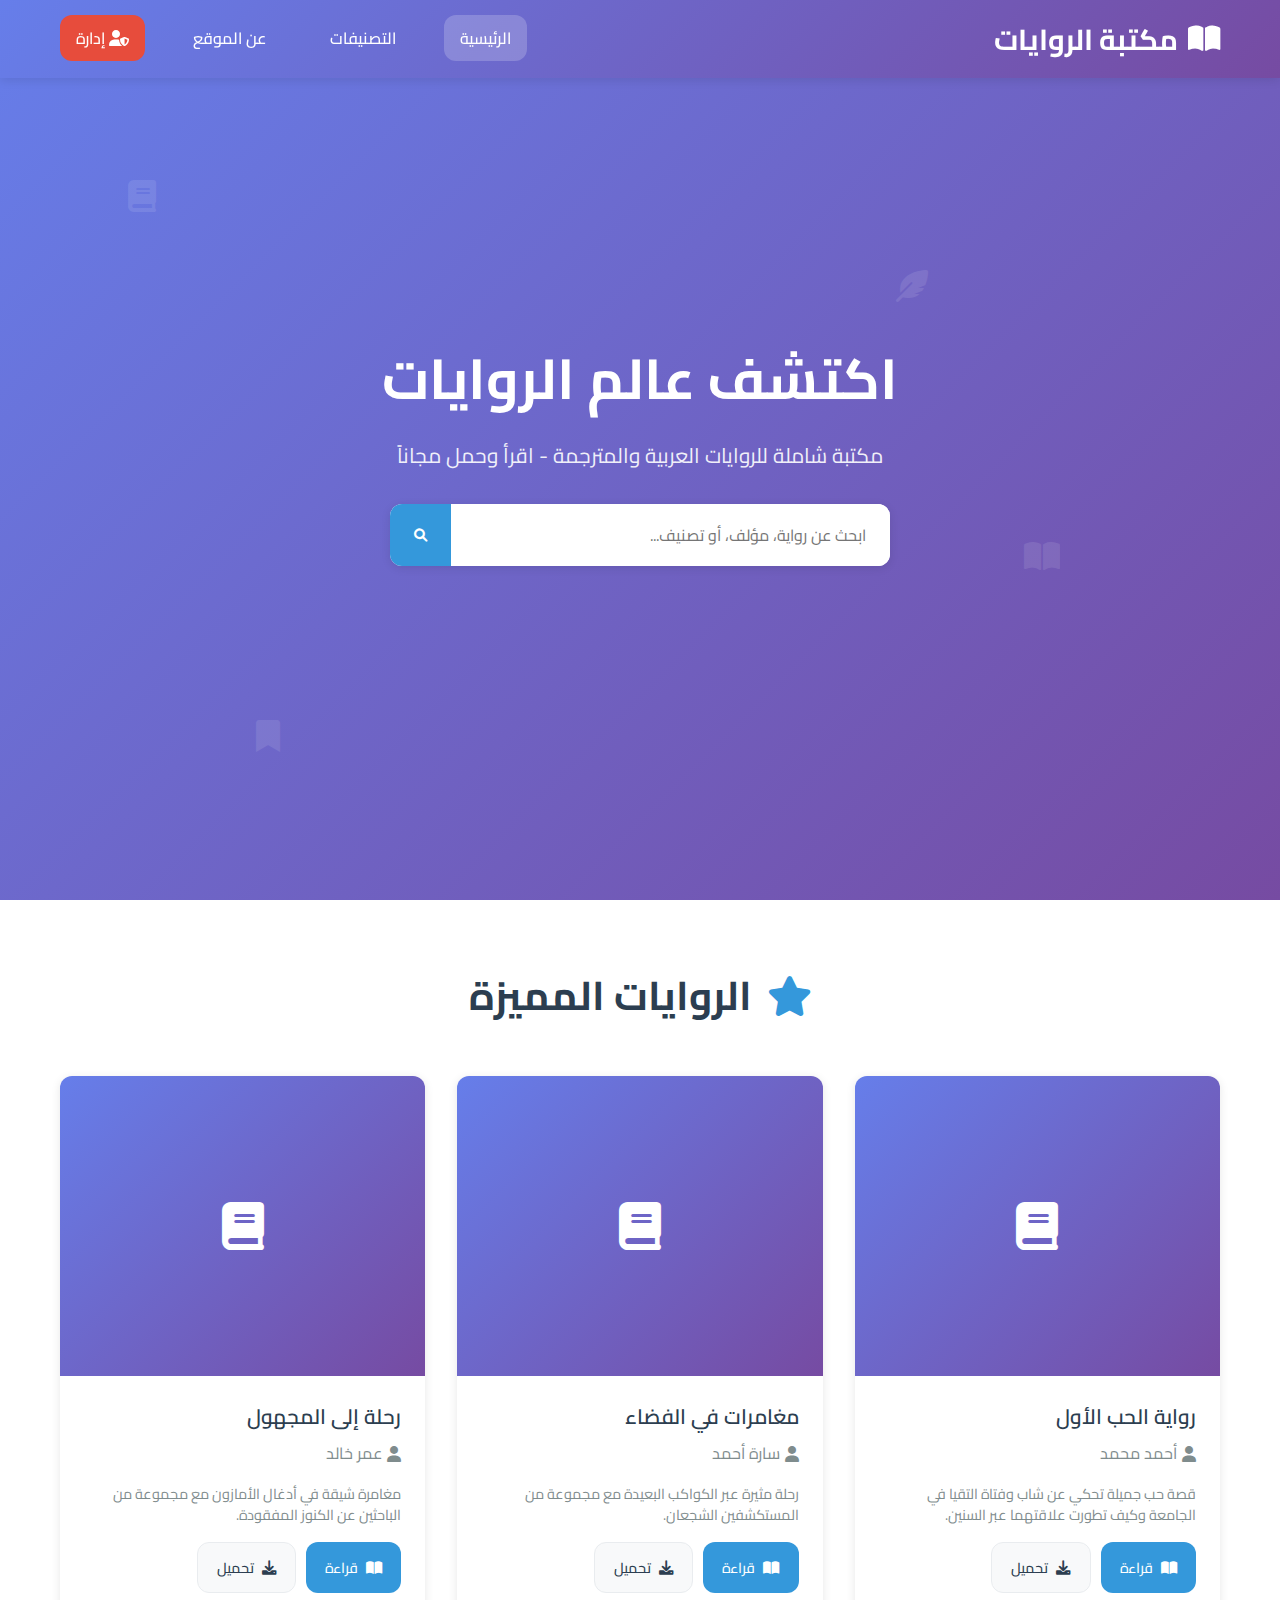
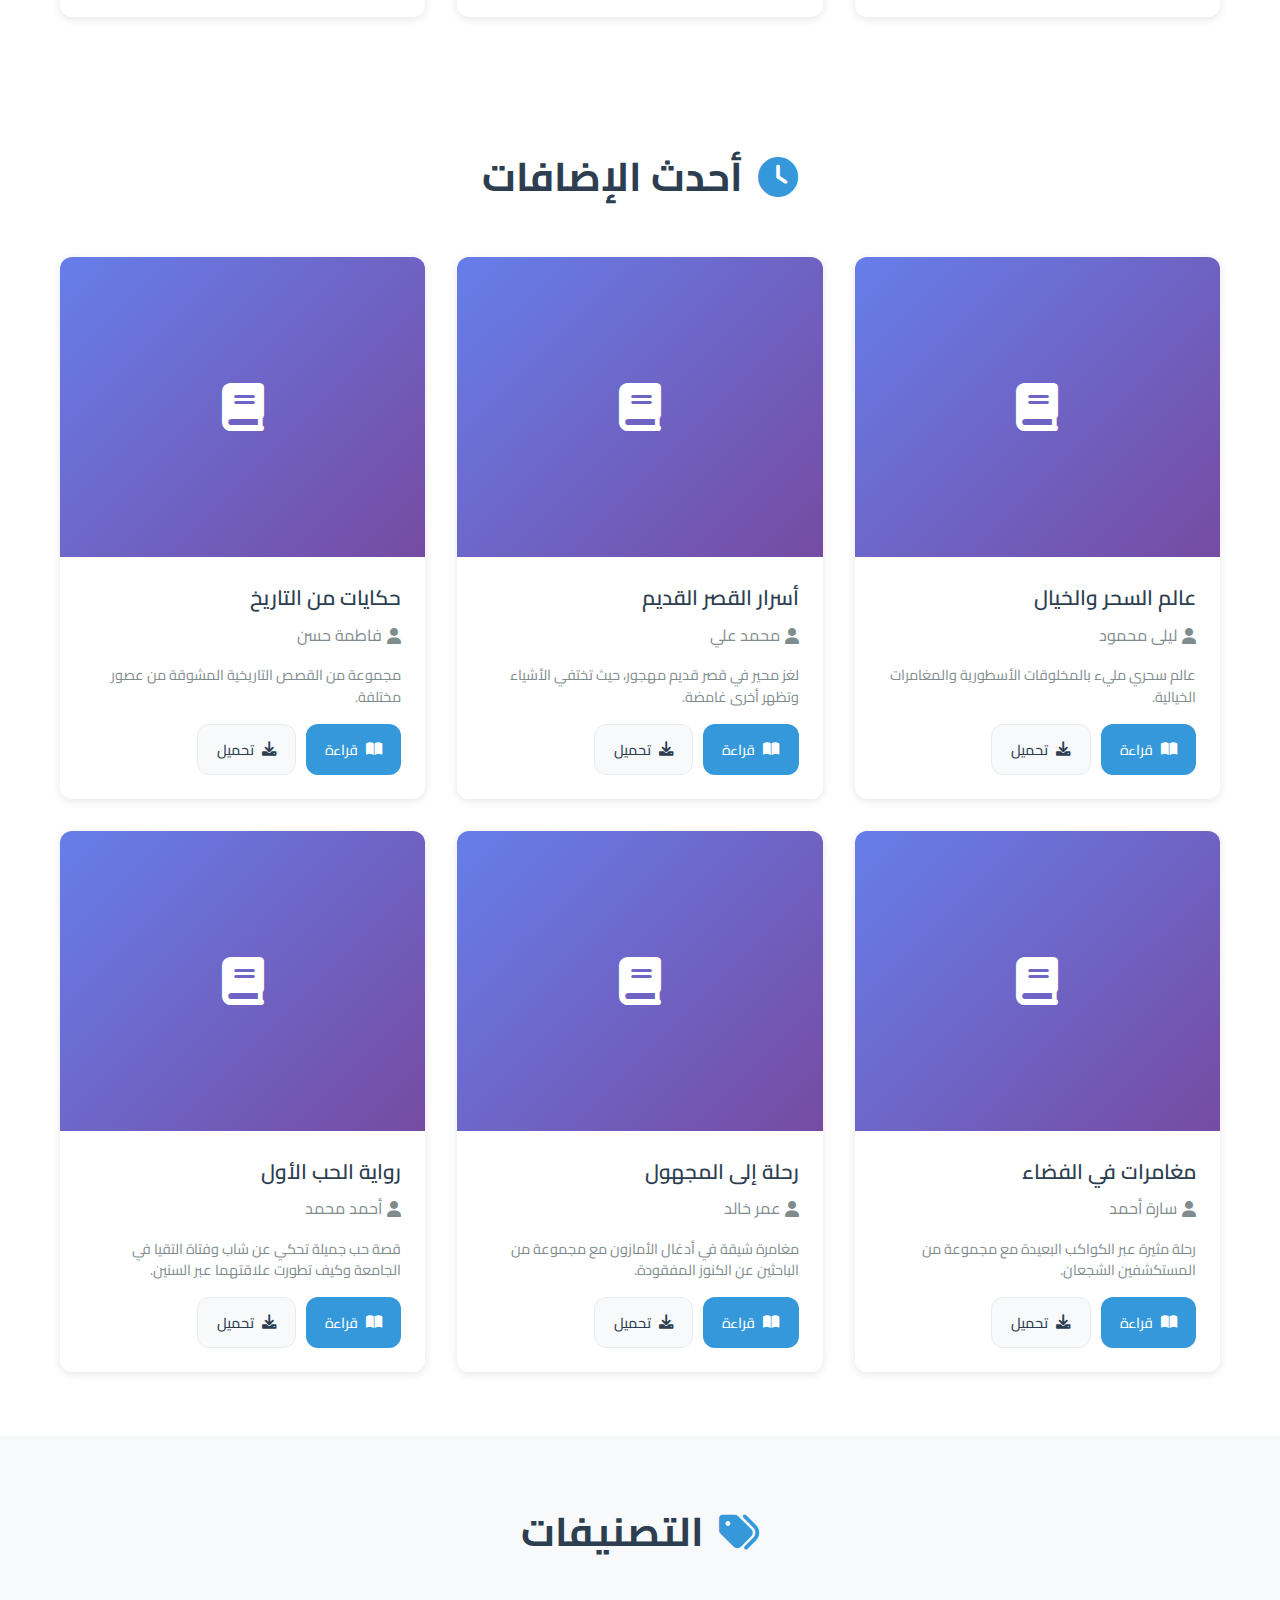
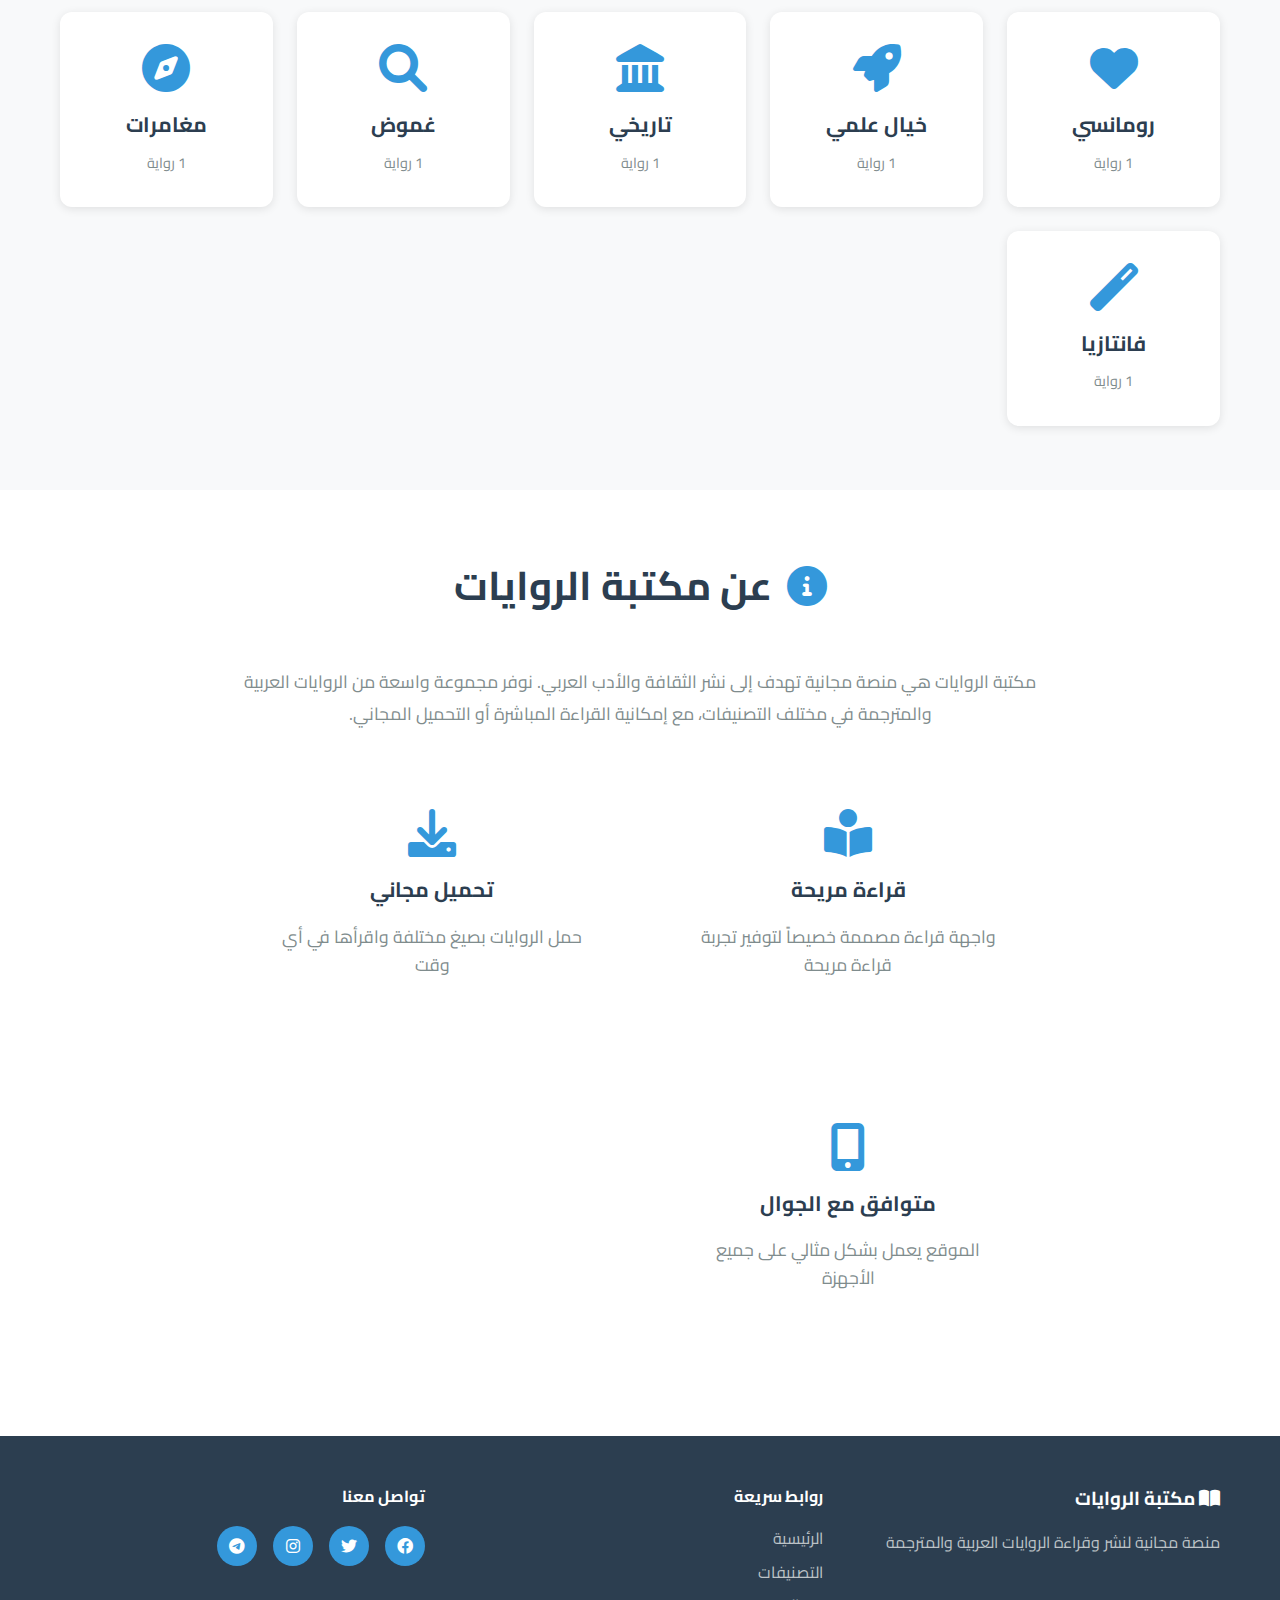
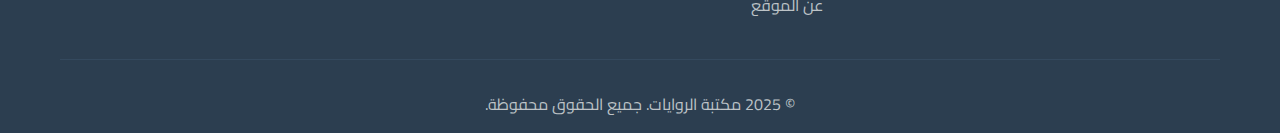
<file: index.html>
<!DOCTYPE html>
<html lang="ar" dir="rtl">
<head>
    <meta charset="UTF-8">
    <meta name="viewport" content="width=device-width, initial-scale=1.0">
    <title>مكتبة الروايات - الصفحة الرئيسية</title>
    <link rel="stylesheet" href="css/style.css">
    <link href="https://fonts.googleapis.com/css2?family=Amiri:wght@400;700&family=Cairo:wght@300;400;600;700&display=swap" rel="stylesheet">
    <link rel="stylesheet" href="https://cdnjs.cloudflare.com/ajax/libs/font-awesome/6.0.0/css/all.min.css">
</head>
<body>
    <!-- Header -->
    <header class="header">
        <nav class="navbar">
            <div class="nav-container">
                <div class="nav-logo">
                    <h1><i class="fas fa-book-open"></i> مكتبة الروايات</h1>
                </div>
                <ul class="nav-menu">
                    <li class="nav-item">
                        <a href="index.html" class="nav-link active">الرئيسية</a>
                    </li>
                    <li class="nav-item">
                        <a href="#categories" class="nav-link">التصنيفات</a>
                    </li>
                    <li class="nav-item">
                        <a href="#about" class="nav-link">عن الموقع</a>
                    </li>
                    <li class="nav-item">
                        <a href="admin-login.html" class="nav-link admin-link">
                            <i class="fas fa-user-shield"></i> إدارة
                        </a>
                    </li>
                </ul>
                <div class="hamburger">
                    <span class="bar"></span>
                    <span class="bar"></span>
                    <span class="bar"></span>
                </div>
            </div>
        </nav>
    </header>

    <!-- Hero Section -->
    <section class="hero">
        <div class="hero-content">
            <h1 class="hero-title">اكتشف عالم الروايات</h1>
            <p class="hero-subtitle">مكتبة شاملة للروايات العربية والمترجمة - اقرأ وحمل مجاناً</p>
            <div class="search-container">
                <div class="search-box">
                    <input type="text" id="searchInput" placeholder="ابحث عن رواية، مؤلف، أو تصنيف...">
                    <button class="search-btn" onclick="searchNovels()">
                        <i class="fas fa-search"></i>
                    </button>
                </div>
            </div>
        </div>
        <div class="hero-background">
            <div class="floating-books">
                <i class="fas fa-book"></i>
                <i class="fas fa-book-open"></i>
                <i class="fas fa-bookmark"></i>
                <i class="fas fa-feather-alt"></i>
            </div>
        </div>
    </section>

    <!-- Featured Novels Section -->
    <section class="featured-novels">
        <div class="container">
            <h2 class="section-title">
                <i class="fas fa-star"></i>
                الروايات المميزة
            </h2>
            <div class="novels-grid" id="featuredNovels">
                <!-- سيتم ملء هذا القسم بواسطة JavaScript -->
            </div>
        </div>
    </section>

    <!-- Latest Novels Section -->
    <section class="latest-novels">
        <div class="container">
            <h2 class="section-title">
                <i class="fas fa-clock"></i>
                أحدث الإضافات
            </h2>
            <div class="novels-grid" id="latestNovels">
                <!-- سيتم ملء هذا القسم بواسطة JavaScript -->
            </div>
        </div>
    </section>

    <!-- Categories Section -->
    <section class="categories" id="categories">
        <div class="container">
            <h2 class="section-title">
                <i class="fas fa-tags"></i>
                التصنيفات
            </h2>
            <div class="categories-grid">
                <div class="category-card" onclick="filterByCategory('رومانسي')">
                    <i class="fas fa-heart"></i>
                    <h3>رومانسي</h3>
                    <span class="novel-count">0 رواية</span>
                </div>
                <div class="category-card" onclick="filterByCategory('خيال علمي')">
                    <i class="fas fa-rocket"></i>
                    <h3>خيال علمي</h3>
                    <span class="novel-count">0 رواية</span>
                </div>
                <div class="category-card" onclick="filterByCategory('تاريخي')">
                    <i class="fas fa-landmark"></i>
                    <h3>تاريخي</h3>
                    <span class="novel-count">0 رواية</span>
                </div>
                <div class="category-card" onclick="filterByCategory('غموض')">
                    <i class="fas fa-search"></i>
                    <h3>غموض</h3>
                    <span class="novel-count">0 رواية</span>
                </div>
                <div class="category-card" onclick="filterByCategory('مغامرات')">
                    <i class="fas fa-compass"></i>
                    <h3>مغامرات</h3>
                    <span class="novel-count">0 رواية</span>
                </div>
                <div class="category-card" onclick="filterByCategory('فانتازيا')">
                    <i class="fas fa-magic"></i>
                    <h3>فانتازيا</h3>
                    <span class="novel-count">0 رواية</span>
                </div>
            </div>
        </div>
    </section>

    <!-- About Section -->
    <section class="about" id="about">
        <div class="container">
            <div class="about-content">
                <h2 class="section-title">
                    <i class="fas fa-info-circle"></i>
                    عن مكتبة الروايات
                </h2>
                <p>مكتبة الروايات هي منصة مجانية تهدف إلى نشر الثقافة والأدب العربي. نوفر مجموعة واسعة من الروايات العربية والمترجمة في مختلف التصنيفات، مع إمكانية القراءة المباشرة أو التحميل المجاني.</p>
                <div class="features">
                    <div class="feature">
                        <i class="fas fa-book-reader"></i>
                        <h3>قراءة مريحة</h3>
                        <p>واجهة قراءة مصممة خصيصاً لتوفير تجربة قراءة مريحة</p>
                    </div>
                    <div class="feature">
                        <i class="fas fa-download"></i>
                        <h3>تحميل مجاني</h3>
                        <p>حمل الروايات بصيغ مختلفة واقرأها في أي وقت</p>
                    </div>
                    <div class="feature">
                        <i class="fas fa-mobile-alt"></i>
                        <h3>متوافق مع الجوال</h3>
                        <p>الموقع يعمل بشكل مثالي على جميع الأجهزة</p>
                    </div>
                </div>
            </div>
        </div>
    </section>

    <!-- Footer -->
    <footer class="footer">
        <div class="container">
            <div class="footer-content">
                <div class="footer-section">
                    <h3><i class="fas fa-book-open"></i> مكتبة الروايات</h3>
                    <p>منصة مجانية لنشر وقراءة الروايات العربية والمترجمة</p>
                </div>
                <div class="footer-section">
                    <h4>روابط سريعة</h4>
                    <ul>
                        <li><a href="index.html">الرئيسية</a></li>
                        <li><a href="#categories">التصنيفات</a></li>
                        <li><a href="#about">عن الموقع</a></li>
                    </ul>
                </div>
                <div class="footer-section">
                    <h4>تواصل معنا</h4>
                    <div class="social-links">
                        <a href="#"><i class="fab fa-facebook"></i></a>
                        <a href="#"><i class="fab fa-twitter"></i></a>
                        <a href="#"><i class="fab fa-instagram"></i></a>
                        <a href="#"><i class="fab fa-telegram"></i></a>
                    </div>
                </div>
            </div>
            <div class="footer-bottom">
                <p>&copy; 2025 مكتبة الروايات. جميع الحقوق محفوظة.</p>
            </div>
        </div>
    </footer>

    <script src="js/main.js"></script>
    <script src="js/pdf-handler.js"></script>
</body>
</html>
</file>
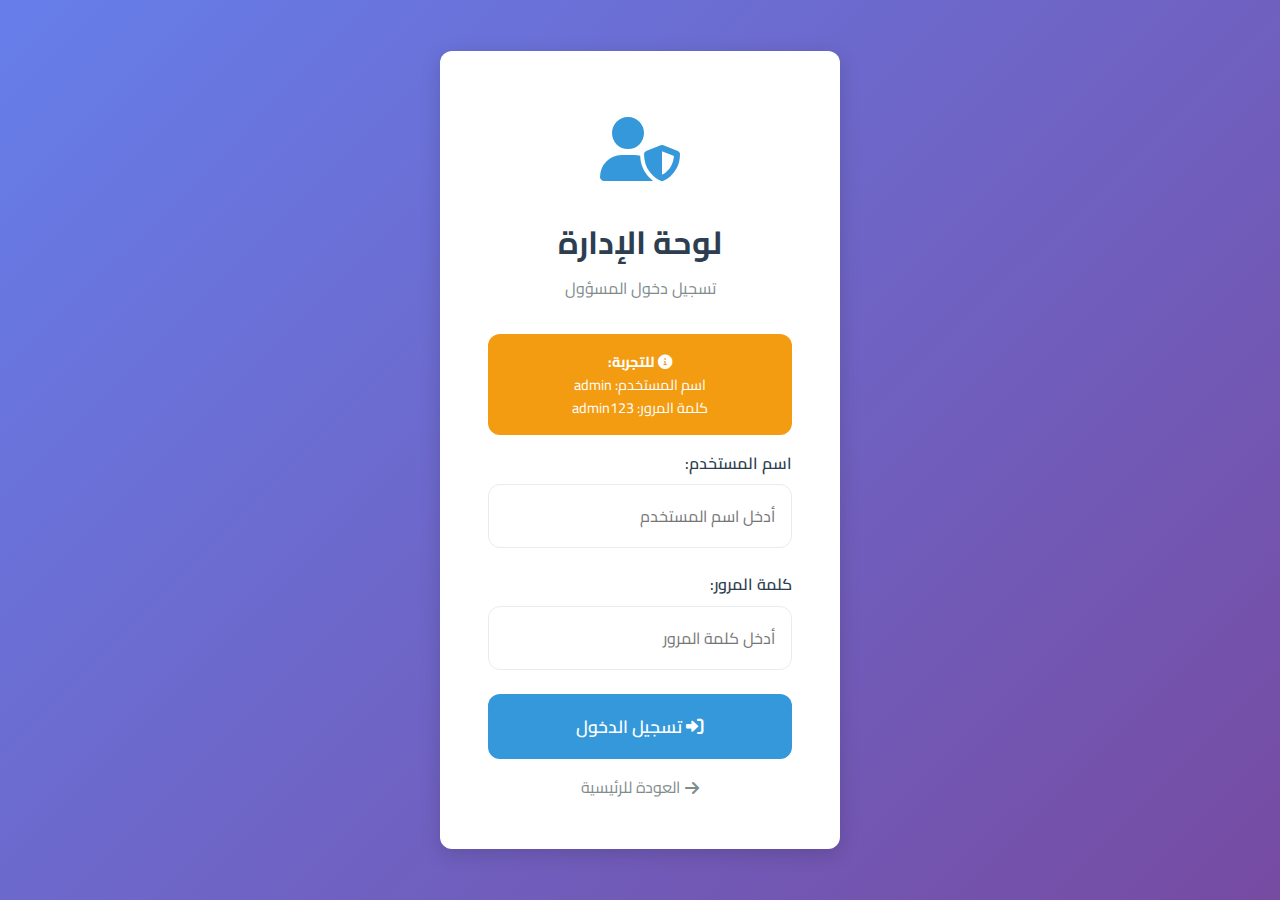
<file: admin-dashboard.html>
<!DOCTYPE html>
<html lang="ar" dir="rtl">
<head>
    <meta charset="UTF-8">
    <meta name="viewport" content="width=device-width, initial-scale=1.0">
    <title>لوحة تحكم الإدارة - مكتبة الروايات</title>
    <link rel="stylesheet" href="css/style.css">
    <link href="https://fonts.googleapis.com/css2?family=Amiri:wght@400;700&family=Cairo:wght@300;400;600;700&display=swap" rel="stylesheet">
    <link rel="stylesheet" href="https://cdnjs.cloudflare.com/ajax/libs/font-awesome/6.0.0/css/all.min.css">
    <style>
        .admin-dashboard {
            padding-top: 80px;
            min-height: 100vh;
            background: var(--light-background);
        }
        
        .admin-header {
            background: white;
            padding: 2rem 0;
            box-shadow: var(--shadow);
            margin-bottom: 2rem;
        }
        
        .admin-nav {
            display: flex;
            justify-content: space-between;
            align-items: center;
        }
        
        .admin-welcome {
            display: flex;
            align-items: center;
            gap: 15px;
        }
        
        .admin-avatar {
            width: 50px;
            height: 50px;
            background: var(--secondary-color);
            border-radius: 50%;
            display: flex;
            align-items: center;
            justify-content: center;
            color: white;
            font-size: 1.5rem;
        }
        
        .admin-info h2 {
            color: var(--primary-color);
            margin-bottom: 0.2rem;
        }
        
        .admin-info p {
            color: var(--light-text);
            font-size: 0.9rem;
        }
        
        .admin-actions {
            display: flex;
            gap: 1rem;
        }
        
        .dashboard-content {
            display: grid;
            grid-template-columns: 250px 1fr;
            gap: 2rem;
            max-width: 1400px;
            margin: 0 auto;
            padding: 0 20px;
        }
        
        .sidebar {
            background: white;
            border-radius: var(--border-radius);
            box-shadow: var(--shadow);
            padding: 1.5rem;
            height: fit-content;
            position: sticky;
            top: 100px;
        }
        
        .sidebar-menu {
            list-style: none;
        }
        
        .sidebar-item {
            margin-bottom: 0.5rem;
        }
        
        .sidebar-link {
            display: flex;
            align-items: center;
            gap: 10px;
            padding: 1rem;
            color: var(--text-color);
            text-decoration: none;
            border-radius: var(--border-radius);
            transition: var(--transition);
        }
        
        .sidebar-link:hover,
        .sidebar-link.active {
            background: var(--secondary-color);
            color: white;
        }
        
        .main-content {
            background: white;
            border-radius: var(--border-radius);
            box-shadow: var(--shadow);
            padding: 2rem;
        }
        
        .content-section {
            display: none;
        }
        
        .content-section.active {
            display: block;
        }
        
        .section-header {
            display: flex;
            justify-content: space-between;
            align-items: center;
            margin-bottom: 2rem;
            padding-bottom: 1rem;
            border-bottom: 1px solid var(--border-color);
        }
        
        .section-title {
            font-size: 1.8rem;
            color: var(--primary-color);
            display: flex;
            align-items: center;
            gap: 10px;
        }
        
        /* Novel Form Styles */
        .novel-form {
            display: grid;
            grid-template-columns: 1fr 1fr;
            gap: 2rem;
        }
        
        .form-column {
            display: flex;
            flex-direction: column;
            gap: 1.5rem;
        }
        
        .form-group {
            display: flex;
            flex-direction: column;
        }
        
        .form-group.full-width {
            grid-column: 1 / -1;
        }
        
        .form-label {
            margin-bottom: 0.5rem;
            font-weight: 600;
            color: var(--primary-color);
        }
        
        .form-input,
        .form-textarea,
        .form-select {
            padding: 1rem;
            border: 1px solid var(--border-color);
            border-radius: var(--border-radius);
            font-family: 'Cairo', sans-serif;
            font-size: 1rem;
            transition: var(--transition);
        }
        
        .form-input:focus,
        .form-textarea:focus,
        .form-select:focus {
            outline: none;
            border-color: var(--secondary-color);
            box-shadow: 0 0 0 3px rgba(52, 152, 219, 0.1);
        }
        
        .form-textarea {
            min-height: 120px;
            resize: vertical;
        }
        
        .content-textarea {
            min-height: 300px !important;
            font-family: 'Cairo', monospace;
            line-height: 1.6;
        }
        
        .content-input-container {
            position: relative;
        }
        
        .content-help {
            margin-top: 1rem;
            padding: 1rem;
            background: #f8f9fa;
            border: 1px solid #e9ecef;
            border-radius: var(--border-radius);
            font-size: 0.9rem;
        }
        
        .content-help p {
            margin: 0 0 0.5rem 0;
            color: #495057;
        }
        
        .content-help ul {
            margin: 0;
            padding-right: 1.5rem;
        }
        
        .content-help li {
            margin-bottom: 0.3rem;
            color: #6c757d;
        }
        
        .file-upload {
            position: relative;
            display: inline-block;
            width: 100%;
        }
        
        .file-input {
            position: absolute;
            opacity: 0;
            width: 100%;
            height: 100%;
            cursor: pointer;
        }
        
        .file-label {
            display: flex;
            align-items: center;
            justify-content: center;
            gap: 10px;
            padding: 2rem;
            border: 2px dashed var(--border-color);
            border-radius: var(--border-radius);
            background: var(--light-background);
            cursor: pointer;
            transition: var(--transition);
            text-align: center;
        }
        
        .file-label:hover {
            border-color: var(--secondary-color);
            background: rgba(52, 152, 219, 0.05);
        }
        
        .file-preview {
            margin-top: 1rem;
            padding: 1rem;
            background: var(--light-background);
            border-radius: var(--border-radius);
            display: none;
        }
        
        .image-preview {
            max-width: 200px;
            max-height: 200px;
            border-radius: var(--border-radius);
            margin-bottom: 1rem;
        }
        
        .tags-input {
            display: flex;
            flex-wrap: wrap;
            gap: 0.5rem;
            padding: 0.5rem;
            border: 1px solid var(--border-color);
            border-radius: var(--border-radius);
            min-height: 50px;
            cursor: text;
        }
        
        .tag {
            background: var(--secondary-color);
            color: white;
            padding: 0.3rem 0.8rem;
            border-radius: 20px;
            font-size: 0.9rem;
            display: flex;
            align-items: center;
            gap: 5px;
        }
        
        .tag-remove {
            cursor: pointer;
            font-weight: bold;
        }
        
        .tag-input {
            border: none;
            outline: none;
            flex: 1;
            min-width: 100px;
            font-family: 'Cairo', sans-serif;
        }
        
        /* Novels Table */
        .novels-table {
            width: 100%;
            border-collapse: collapse;
            margin-top: 1rem;
        }
        
        .novels-table th,
        .novels-table td {
            padding: 1rem;
            text-align: right;
            border-bottom: 1px solid var(--border-color);
        }
        
        .novels-table th {
            background: var(--light-background);
            font-weight: 600;
            color: var(--primary-color);
        }
        
        .novels-table tr:hover {
            background: var(--light-background);
        }
        
        .table-actions {
            display: flex;
            gap: 0.5rem;
        }
        
        .btn-small {
            padding: 0.5rem 1rem;
            font-size: 0.9rem;
        }
        
        .stats-grid {
            display: grid;
            grid-template-columns: repeat(auto-fit, minmax(200px, 1fr));
            gap: 1.5rem;
            margin-bottom: 2rem;
        }
        
        .stat-card {
            background: white;
            padding: 1.5rem;
            border-radius: var(--border-radius);
            box-shadow: var(--shadow);
            text-align: center;
        }
        
        .stat-icon {
            font-size: 2.5rem;
            margin-bottom: 1rem;
        }
        
        .stat-number {
            font-size: 2rem;
            font-weight: 700;
            margin-bottom: 0.5rem;
        }
        
        .stat-label {
            color: var(--light-text);
        }
        
        @media (max-width: 768px) {
            .dashboard-content {
                grid-template-columns: 1fr;
            }
            
            .sidebar {
                position: static;
            }
            
            .novel-form {
                grid-template-columns: 1fr;
            }
            
            .admin-actions {
                flex-direction: column;
            }
            
            .novels-table {
                font-size: 0.9rem;
            }
            
            .novels-table th,
            .novels-table td {
                padding: 0.5rem;
            }
        }
    </style>
</head>
<body>
    <!-- Header -->
    <header class="header">
        <nav class="navbar">
            <div class="nav-container">
                <div class="nav-logo">
                    <h1><i class="fas fa-book-open"></i> مكتبة الروايات - الإدارة</h1>
                </div>
                <ul class="nav-menu">
                    <li class="nav-item">
                        <a href="index.html" class="nav-link">
                            <i class="fas fa-home"></i> الموقع الرئيسي
                        </a>
                    </li>
                    <li class="nav-item">
                        <a href="#" class="nav-link" onclick="logout()">
                            <i class="fas fa-sign-out-alt"></i> تسجيل خروج
                        </a>
                    </li>
                </ul>
                <div class="hamburger">
                    <span class="bar"></span>
                    <span class="bar"></span>
                    <span class="bar"></span>
                </div>
            </div>
        </nav>
    </header>

    <!-- Admin Dashboard -->
    <div class="admin-dashboard">
        <!-- Admin Header -->
        <div class="admin-header">
            <div class="container">
                <div class="admin-nav">
                    <div class="admin-welcome">
                        <div class="admin-avatar">
                            <i class="fas fa-user-shield"></i>
                        </div>
                        <div class="admin-info">
                            <h2>مرحباً، المسؤول</h2>
                            <p id="loginTime">تم تسجيل الدخول الآن</p>
                        </div>
                    </div>
                    <div class="admin-actions">
                        <button class="btn btn-primary" onclick="showSection('add-novel')">
                            <i class="fas fa-plus"></i>
                            إضافة رواية جديدة
                        </button>
                        <button class="btn btn-secondary" onclick="refreshData()">
                            <i class="fas fa-sync-alt"></i>
                            تحديث البيانات
                        </button>
                    </div>
                </div>
            </div>
        </div>

        <!-- Dashboard Content -->
        <div class="dashboard-content">
            <!-- Sidebar -->
            <div class="sidebar">
                <ul class="sidebar-menu">
                    <li class="sidebar-item">
                        <a href="#" class="sidebar-link active" onclick="showSection('dashboard')">
                            <i class="fas fa-tachometer-alt"></i>
                            لوحة التحكم
                        </a>
                    </li>
                    <li class="sidebar-item">
                        <a href="#" class="sidebar-link" onclick="showSection('add-novel')">
                            <i class="fas fa-plus"></i>
                            إضافة رواية
                        </a>
                    </li>
                    <li class="sidebar-item">
                        <a href="#" class="sidebar-link" onclick="showSection('manage-novels')">
                            <i class="fas fa-book"></i>
                            إدارة الروايات
                        </a>
                    </li>
                    <li class="sidebar-item">
                        <a href="#" class="sidebar-link" onclick="showSection('statistics')">
                            <i class="fas fa-chart-bar"></i>
                            الإحصائيات
                        </a>
                    </li>
                </ul>
            </div>

            <!-- Main Content -->
            <div class="main-content">
                <!-- Dashboard Section -->
                <div class="content-section active" id="dashboard">
                    <div class="section-header">
                        <h2 class="section-title">
                            <i class="fas fa-tachometer-alt"></i>
                            لوحة التحكم الرئيسية
                        </h2>
                    </div>
                    
                    <div class="stats-grid" id="statsGrid">
                        <!-- سيتم ملء الإحصائيات هنا -->
                    </div>
                    
                    <h3>آخر الروايات المضافة</h3>
                    <div id="recentNovels">
                        <!-- سيتم عرض آخر الروايات هنا -->
                    </div>
                </div>

                <!-- Add Novel Section -->
                <div class="content-section" id="add-novel">
                    <div class="section-header">
                        <h2 class="section-title">
                            <i class="fas fa-plus"></i>
                            إضافة رواية جديدة
                        </h2>
                    </div>
                    
                    <form class="novel-form" onsubmit="handleAddNovel(event)">
                        <div class="form-column">
                            <div class="form-group">
                                <label class="form-label" for="novelTitle">عنوان الرواية *</label>
                                <input type="text" id="novelTitle" class="form-input" required placeholder="أدخل عنوان الرواية">
                            </div>
                            
                            <div class="form-group">
                                <label class="form-label" for="novelAuthor">المؤلف *</label>
                                <input type="text" id="novelAuthor" class="form-input" required placeholder="أدخل اسم المؤلف">
                            </div>
                            
                            <div class="form-group">
                                <label class="form-label" for="novelCategory">التصنيف *</label>
                                <select id="novelCategory" class="form-select" required>
                                    <option value="">اختر التصنيف</option>
                                    <option value="رومانسي">رومانسي</option>
                                    <option value="خيال علمي">خيال علمي</option>
                                    <option value="تاريخي">تاريخي</option>
                                    <option value="غموض">غموض</option>
                                    <option value="مغامرات">مغامرات</option>
                                    <option value="فانتازيا">فانتازيا</option>
                                </select>
                            </div>
                            
                            <div class="form-group">
                                <label class="form-label">صورة الغلاف</label>
                                <div class="file-upload">
                                    <input type="file" id="novelCover" class="file-input" accept="image/*" onchange="previewImage(this, 'coverPreview')">
                                    <label for="novelCover" class="file-label">
                                        <i class="fas fa-image"></i>
                                        <span>اختر صورة الغلاف</span>
                                    </label>
                                </div>
                                <div class="file-preview" id="coverPreview"></div>
                            </div>
                        </div>
                        
                        <div class="form-column">
                            <div class="form-group">
                                <label class="form-label">ملف الرواية (PDF)</label>
                                <div class="file-upload">
                                    <input type="file" id="novelPDF" class="file-input" accept=".pdf" onchange="previewFile(this, 'pdfPreview')">
                                    <label for="novelPDF" class="file-label">
                                        <i class="fas fa-file-pdf"></i>
                                        <span>اختر ملف PDF</span>
                                    </label>
                                </div>
                                <div class="file-preview" id="pdfPreview"></div>
                            </div>
                            
                            <div class="form-group">
                                <label class="form-label">الوسوم</label>
                                <div class="tags-input" id="tagsContainer" onclick="focusTagInput()">
                                    <input type="text" class="tag-input" id="tagInput" placeholder="أضف وسم واضغط Enter" onkeypress="handleTagInput(event)">
                                </div>
                            </div>
                            
                            <div class="form-group">
                                <label class="form-label">
                                    <input type="checkbox" id="isFeatured" style="margin-left: 10px;">
                                    رواية مميزة
                                </label>
                            </div>
                        </div>
                        
                        <div class="form-group full-width">
                            <label class="form-label" for="novelDescription">وصف الرواية *</label>
                            <textarea id="novelDescription" class="form-textarea" required placeholder="أدخل وصف مفصل للرواية"></textarea>
                        </div>
                        
                        <div class="form-group full-width">
                            <label class="form-label" for="novelContent">نص الرواية كاملاً *</label>
                            <div class="content-input-container">
                                <textarea id="novelContent" class="form-textarea content-textarea" required 
                                    placeholder="أدخل نص الرواية كاملاً هنا...

يمكنك تنسيق النص كالتالي:
- اكتب 'الفصل الأول' أو 'الفصل 1' لبداية فصل جديد
- اترك سطراً فارغاً بين الفقرات
- النص سيظهر في صفحة القراءة كما تكتبه هنا

مثال:
الفصل الأول

في يوم من الأيام...

الفصل الثاني

وفي اليوم التالي..."></textarea>
                                <div class="content-help">
                                    <p><strong>نصائح لكتابة المحتوى:</strong></p>
                                    <ul>
                                        <li>اكتب النص كاملاً في هذا الحقل</li>
                                        <li>استخدم "الفصل الأول" أو "الفصل 1" لتقسيم الفصول</li>
                                        <li>اترك سطراً فارغاً بين الفقرات</li>
                                        <li>النص سيظهر للقراء كما تكتبه هنا</li>
                                        <li>يمكنك أيضاً رفع ملف PDF بدلاً من كتابة النص</li>
                                    </ul>
                                </div>
                            </div>
                        </div>
                        
                        <div class="form-group full-width">
                            <button type="submit" class="btn btn-primary">
                                <i class="fas fa-save"></i>
                                حفظ الرواية
                            </button>
                        </div>
                    </form>
                </div>

                <!-- Manage Novels Section -->
                <div class="content-section" id="manage-novels">
                    <div class="section-header">
                        <h2 class="section-title">
                            <i class="fas fa-book"></i>
                            إدارة الروايات
                        </h2>
                    </div>
                    
                    <table class="novels-table">
                        <thead>
                            <tr>
                                <th>العنوان</th>
                                <th>المؤلف</th>
                                <th>التصنيف</th>
                                <th>تاريخ النشر</th>
                                <th>المشاهدات</th>
                                <th>التحميلات</th>
                                <th>الإجراءات</th>
                            </tr>
                        </thead>
                        <tbody id="novelsTableBody">
                            <!-- سيتم ملء الجدول هنا -->
                        </tbody>
                    </table>
                </div>

                <!-- Statistics Section -->
                <div class="content-section" id="statistics">
                    <div class="section-header">
                        <h2 class="section-title">
                            <i class="fas fa-chart-bar"></i>
                            الإحصائيات التفصيلية
                        </h2>
                    </div>
                    
                    <div class="stats-grid" id="detailedStats">
                        <!-- سيتم ملء الإحصائيات التفصيلية هنا -->
                    </div>
                </div>
            </div>
        </div>
    </div>

    <script src="js/main.js"></script>
    <script src="js/admin.js"></script>
</body>
</html>
</file>
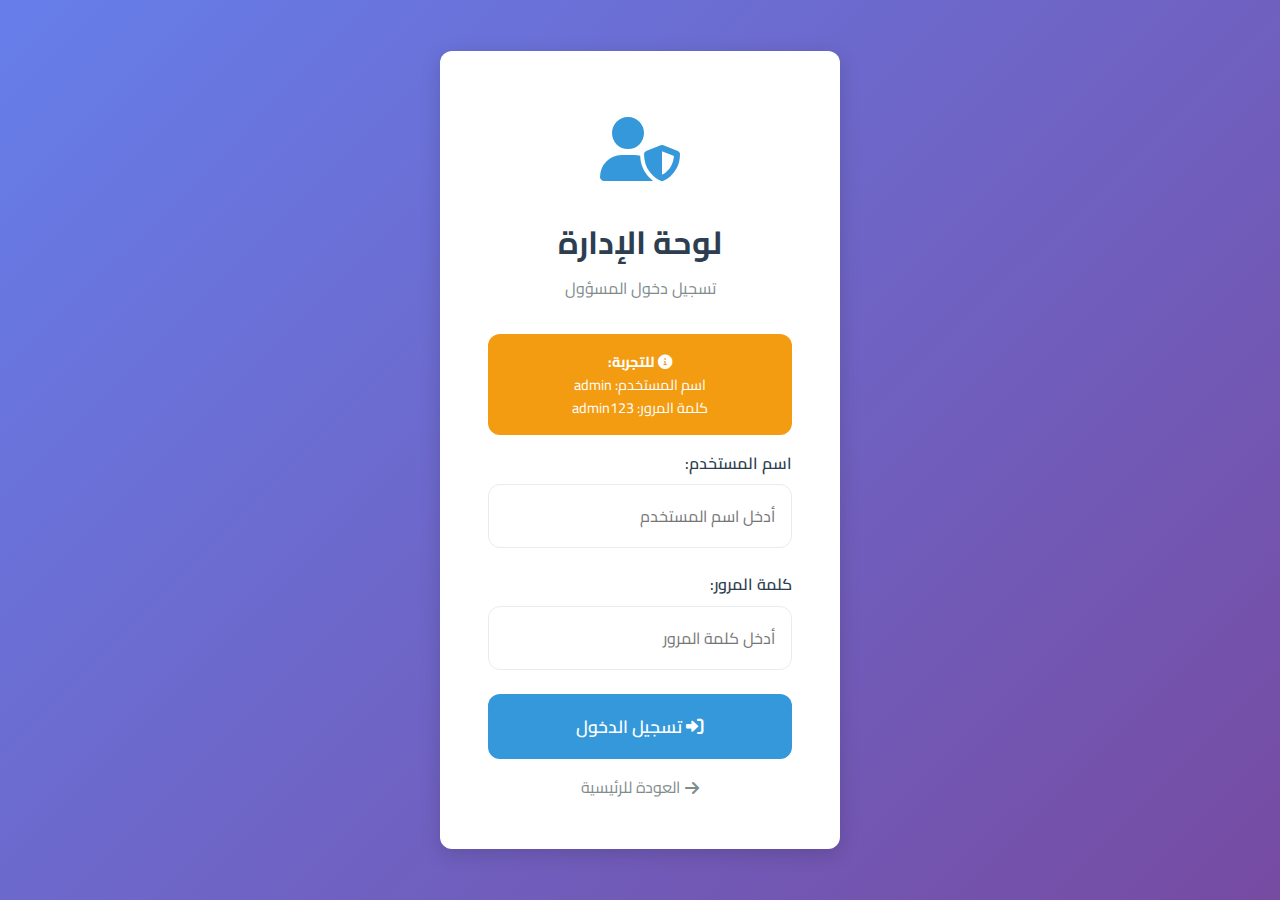
<file: admin-login.html>
<!DOCTYPE html>
<html lang="ar" dir="rtl">
<head>
    <meta charset="UTF-8">
    <meta name="viewport" content="width=device-width, initial-scale=1.0">
    <title>تسجيل دخول الإدارة - مكتبة الروايات</title>
    <link rel="stylesheet" href="css/style.css">
    <link href="https://fonts.googleapis.com/css2?family=Amiri:wght@400;700&family=Cairo:wght@300;400;600;700&display=swap" rel="stylesheet">
    <link rel="stylesheet" href="https://cdnjs.cloudflare.com/ajax/libs/font-awesome/6.0.0/css/all.min.css">
    <style>
        .admin-login {
            min-height: 100vh;
            background: var(--gradient);
            display: flex;
            align-items: center;
            justify-content: center;
            padding: 2rem;
        }
        
        .login-container {
            background: white;
            padding: 3rem;
            border-radius: var(--border-radius);
            box-shadow: var(--shadow-hover);
            width: 100%;
            max-width: 400px;
            text-align: center;
        }
        
        .login-header {
            margin-bottom: 2rem;
        }
        
        .login-icon {
            font-size: 4rem;
            color: var(--secondary-color);
            margin-bottom: 1rem;
        }
        
        .login-title {
            font-size: 2rem;
            color: var(--primary-color);
            margin-bottom: 0.5rem;
        }
        
        .login-subtitle {
            color: var(--light-text);
        }
        
        .login-form {
            text-align: right;
        }
        
        .form-group {
            margin-bottom: 1.5rem;
        }
        
        .form-label {
            display: block;
            margin-bottom: 0.5rem;
            font-weight: 600;
            color: var(--primary-color);
        }
        
        .form-input {
            width: 100%;
            padding: 1rem;
            border: 1px solid var(--border-color);
            border-radius: var(--border-radius);
            font-family: 'Cairo', sans-serif;
            font-size: 1rem;
            transition: var(--transition);
        }
        
        .form-input:focus {
            outline: none;
            border-color: var(--secondary-color);
            box-shadow: 0 0 0 3px rgba(52, 152, 219, 0.1);
        }
        
        .login-btn {
            width: 100%;
            padding: 1rem;
            background: var(--secondary-color);
            color: white;
            border: none;
            border-radius: var(--border-radius);
            font-family: 'Cairo', sans-serif;
            font-size: 1.1rem;
            font-weight: 600;
            cursor: pointer;
            transition: var(--transition);
            margin-bottom: 1rem;
        }
        
        .login-btn:hover {
            background: #2980b9;
            transform: translateY(-2px);
        }
        
        .login-btn:disabled {
            background: var(--light-text);
            cursor: not-allowed;
            transform: none;
        }
        
        .back-home {
            color: var(--light-text);
            text-decoration: none;
            display: inline-flex;
            align-items: center;
            gap: 5px;
            transition: var(--transition);
        }
        
        .back-home:hover {
            color: var(--secondary-color);
        }
        
        .error-message {
            background: #e74c3c;
            color: white;
            padding: 1rem;
            border-radius: var(--border-radius);
            margin-bottom: 1rem;
            display: none;
        }
        
        .success-message {
            background: #27ae60;
            color: white;
            padding: 1rem;
            border-radius: var(--border-radius);
            margin-bottom: 1rem;
            display: none;
        }
        
        @media (max-width: 480px) {
            .login-container {
                padding: 2rem 1.5rem;
                margin: 1rem;
            }
        }
    </style>
</head>
<body>
    <div class="admin-login">
        <div class="login-container">
            <div class="login-header">
                <div class="login-icon">
                    <i class="fas fa-user-shield"></i>
                </div>
                <h1 class="login-title">لوحة الإدارة</h1>
                <p class="login-subtitle">تسجيل دخول المسؤول</p>
            </div>
            
            <div class="error-message" id="errorMessage">
                <!-- سيتم عرض رسائل الخطأ هنا -->
            </div>
            
            <div class="success-message" id="successMessage">
                <!-- سيتم عرض رسائل النجاح هنا -->
            </div>
            
            <form class="login-form" onsubmit="handleLogin(event)">
                <div class="form-group">
                    <label class="form-label" for="username">اسم المستخدم:</label>
                    <input 
                        type="text" 
                        id="username" 
                        class="form-input" 
                        placeholder="أدخل اسم المستخدم"
                        required
                        autocomplete="username"
                    >
                </div>
                
                <div class="form-group">
                    <label class="form-label" for="password">كلمة المرور:</label>
                    <input 
                        type="password" 
                        id="password" 
                        class="form-input" 
                        placeholder="أدخل كلمة المرور"
                        required
                        autocomplete="current-password"
                    >
                </div>
                
                <button type="submit" class="login-btn" id="loginBtn">
                    <i class="fas fa-sign-in-alt"></i>
                    تسجيل الدخول
                </button>
            </form>
            
            <a href="index.html" class="back-home">
                <i class="fas fa-arrow-right"></i>
                العودة للرئيسية
            </a>
        </div>
    </div>

    <script>
        // Default admin credentials (في التطبيق الحقيقي يجب استخدام نظام أمان أقوى)
        const ADMIN_CREDENTIALS = {
            username: 'admin',
            password: 'admin123'
        };

        // Check if already logged in
        document.addEventListener('DOMContentLoaded', function() {
            if (localStorage.getItem('isAdmin') === 'true') {
                window.location.href = 'admin-dashboard.html';
            }
        });

        function handleLogin(event) {
            event.preventDefault();
            
            const username = document.getElementById('username').value.trim();
            const password = document.getElementById('password').value;
            const loginBtn = document.getElementById('loginBtn');
            const errorMessage = document.getElementById('errorMessage');
            const successMessage = document.getElementById('successMessage');
            
            // Hide previous messages
            hideMessages();
            
            // Validate input
            if (!username || !password) {
                showError('يرجى إدخال اسم المستخدم وكلمة المرور');
                return;
            }
            
            // Disable button and show loading
            loginBtn.disabled = true;
            loginBtn.innerHTML = '<i class="fas fa-spinner fa-spin"></i> جاري التحقق...';
            
            // Simulate login delay
            setTimeout(() => {
                if (username === ADMIN_CREDENTIALS.username && password === ADMIN_CREDENTIALS.password) {
                    // Successful login
                    localStorage.setItem('isAdmin', 'true');
                    localStorage.setItem('adminUser', username);
                    localStorage.setItem('loginTime', new Date().toISOString());
                    
                    showSuccess('تم تسجيل الدخول بنجاح! جاري التوجيه...');
                    
                    setTimeout(() => {
                        window.location.href = 'admin-dashboard.html';
                    }, 1500);
                } else {
                    // Failed login
                    showError('اسم المستخدم أو كلمة المرور غير صحيحة');
                    
                    // Reset button
                    loginBtn.disabled = false;
                    loginBtn.innerHTML = '<i class="fas fa-sign-in-alt"></i> تسجيل الدخول';
                    
                    // Clear password field
                    document.getElementById('password').value = '';
                    document.getElementById('password').focus();
                }
            }, 1000);
        }

        function showError(message) {
            const errorMessage = document.getElementById('errorMessage');
            errorMessage.textContent = message;
            errorMessage.style.display = 'block';
        }

        function showSuccess(message) {
            const successMessage = document.getElementById('successMessage');
            successMessage.textContent = message;
            successMessage.style.display = 'block';
        }

        function hideMessages() {
            document.getElementById('errorMessage').style.display = 'none';
            document.getElementById('successMessage').style.display = 'none';
        }

        // Handle Enter key
        document.addEventListener('keypress', function(e) {
            if (e.key === 'Enter') {
                const form = document.querySelector('.login-form');
                if (form) {
                    form.dispatchEvent(new Event('submit'));
                }
            }
        });

        // Show default credentials for demo (remove in production)
        document.addEventListener('DOMContentLoaded', function() {
            // Add info about default credentials
            const container = document.querySelector('.login-container');
            const infoDiv = document.createElement('div');
            infoDiv.style.cssText = `
                background: #f39c12;
                color: white;
                padding: 1rem;
                border-radius: var(--border-radius);
                margin-bottom: 1rem;
                font-size: 0.9rem;
                text-align: center;
            `;
            infoDiv.innerHTML = `
                <i class="fas fa-info-circle"></i>
                <strong>للتجربة:</strong><br>
                اسم المستخدم: admin<br>
                كلمة المرور: admin123
            `;
            container.insertBefore(infoDiv, container.querySelector('.login-form'));
        });
    </script>
</body>
</html>
</file>
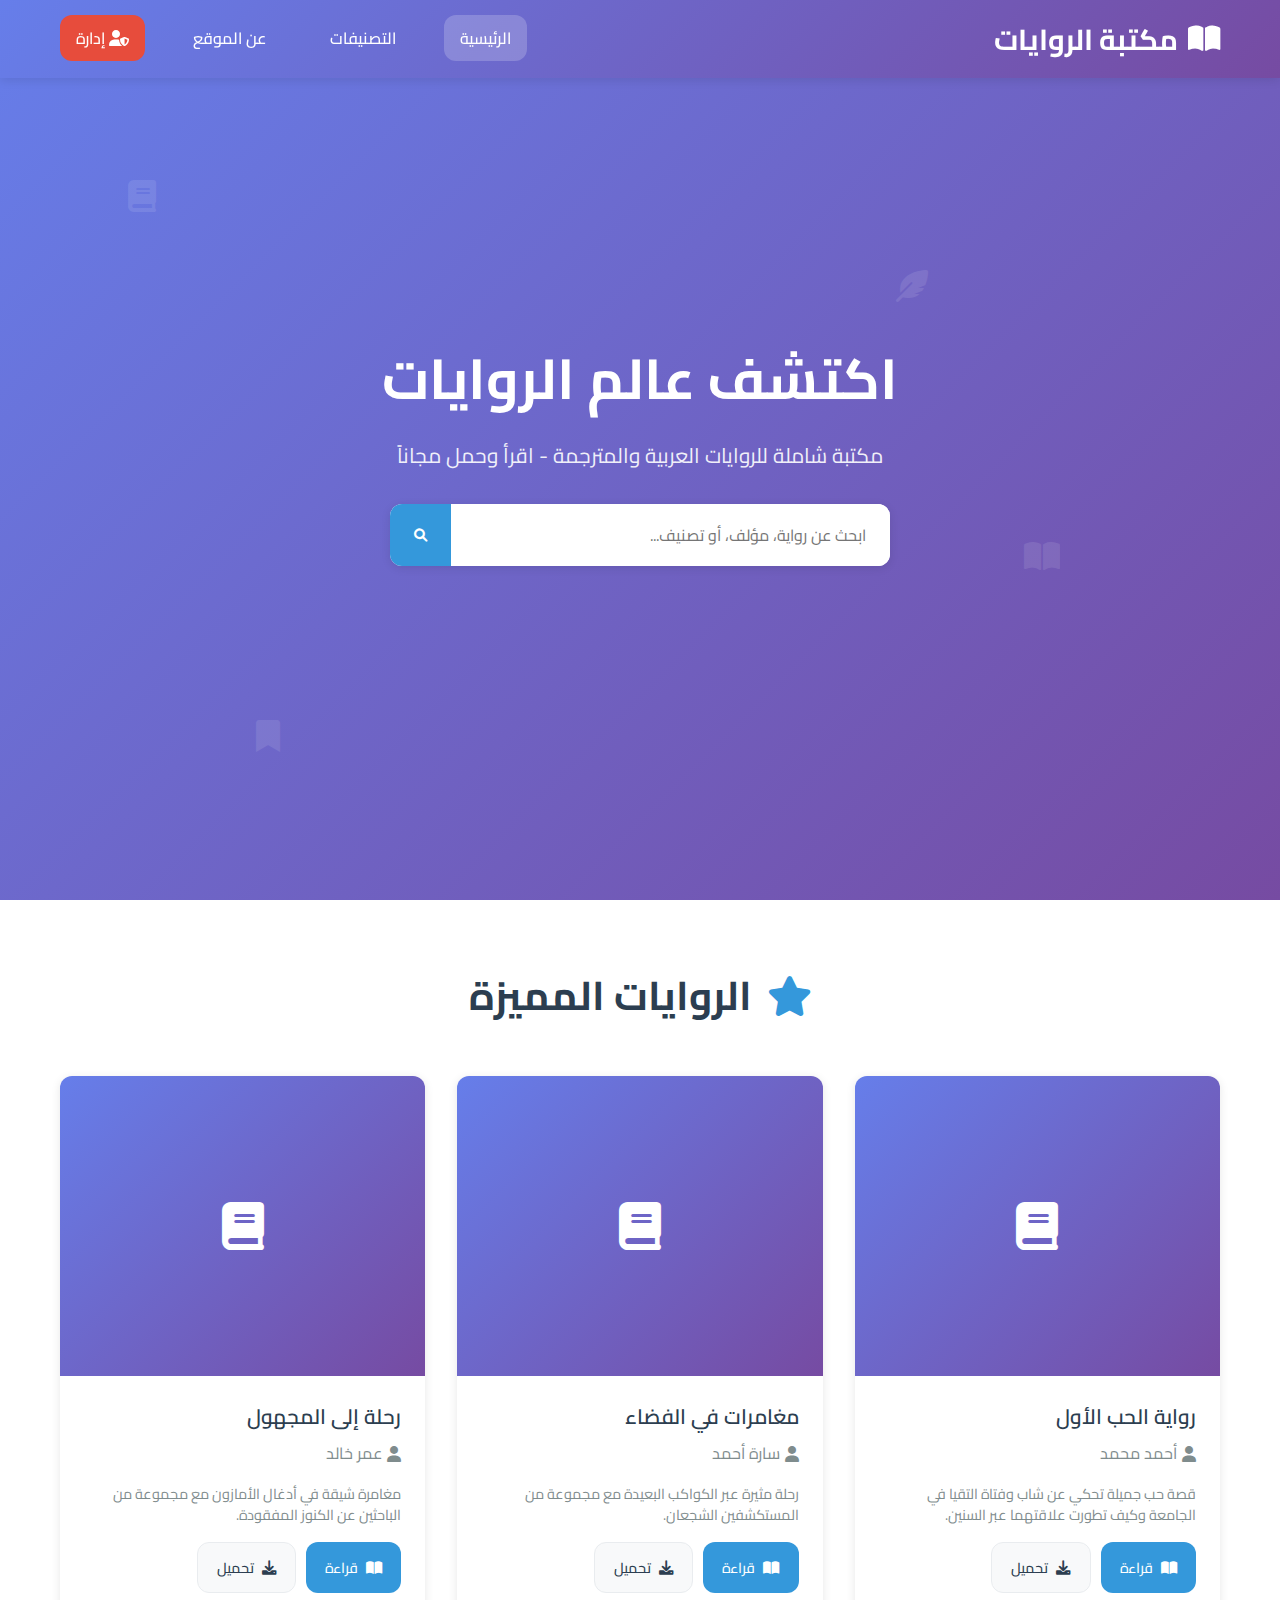
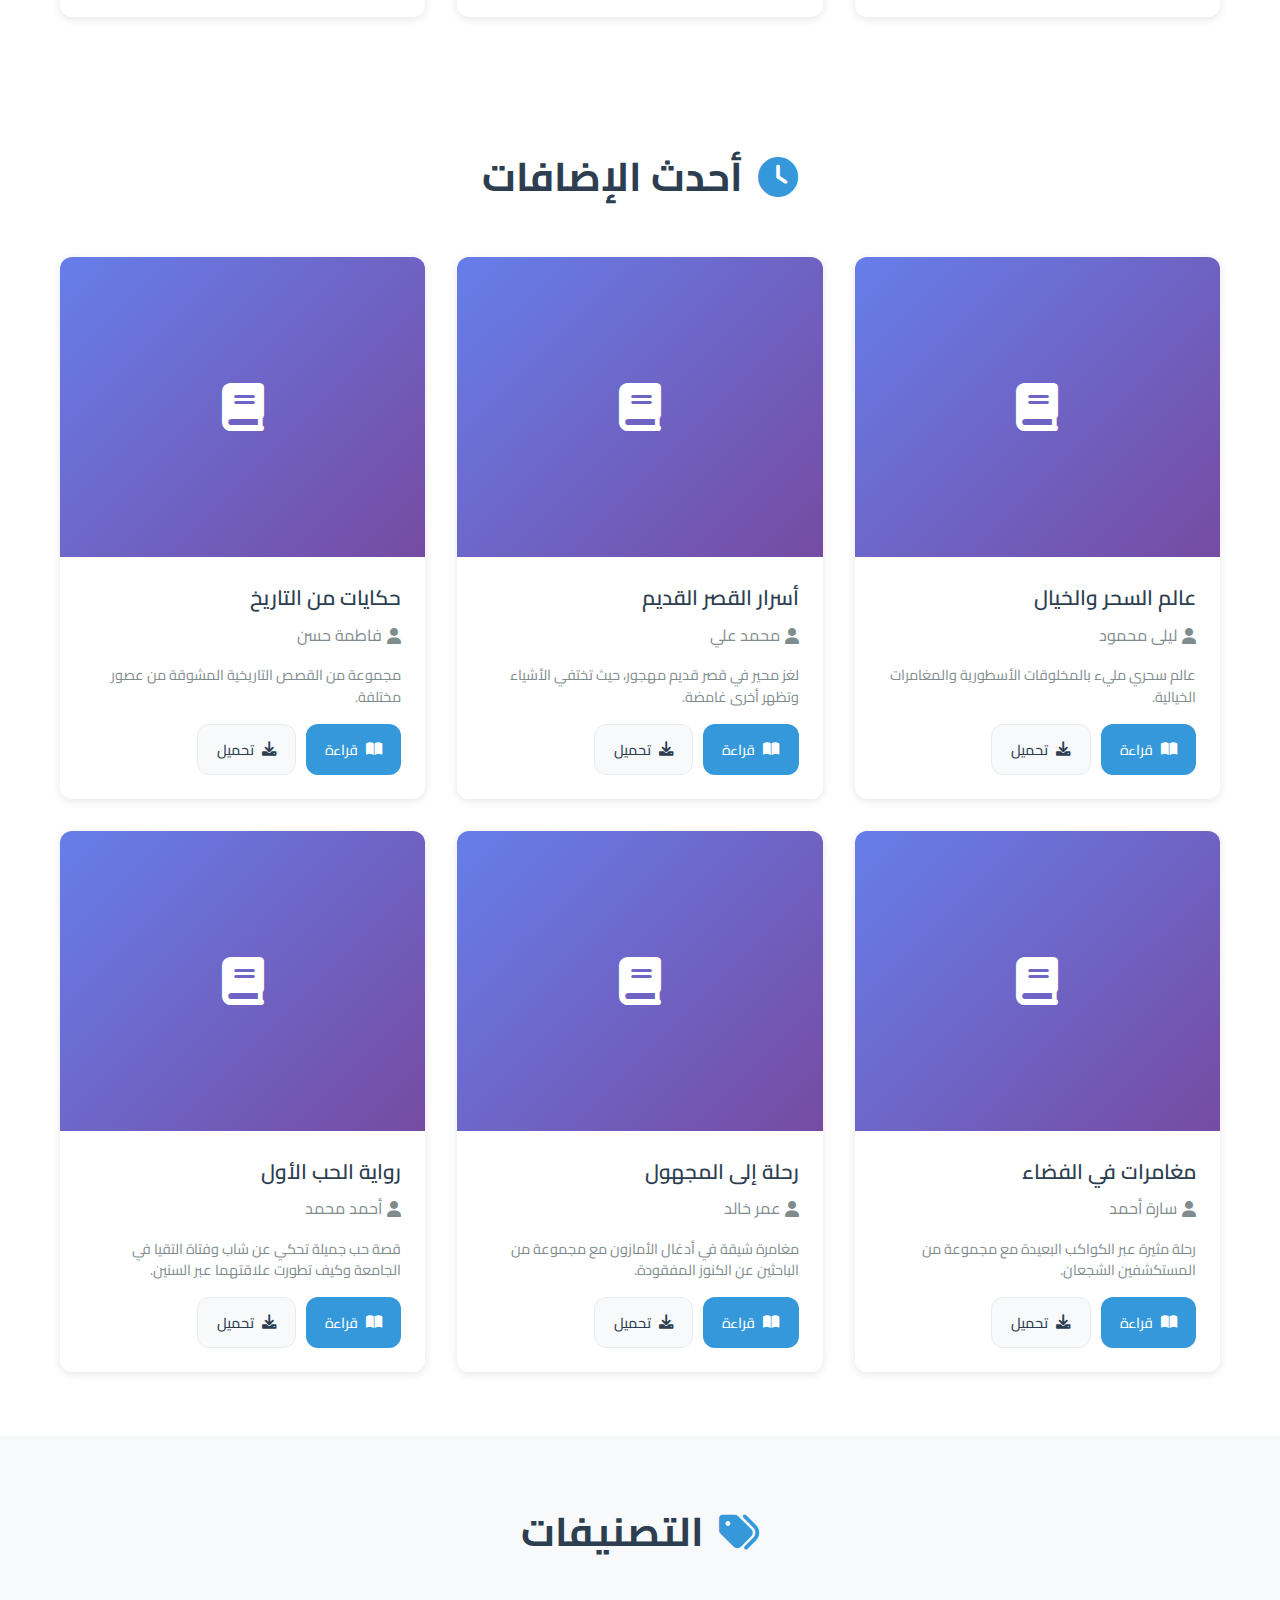
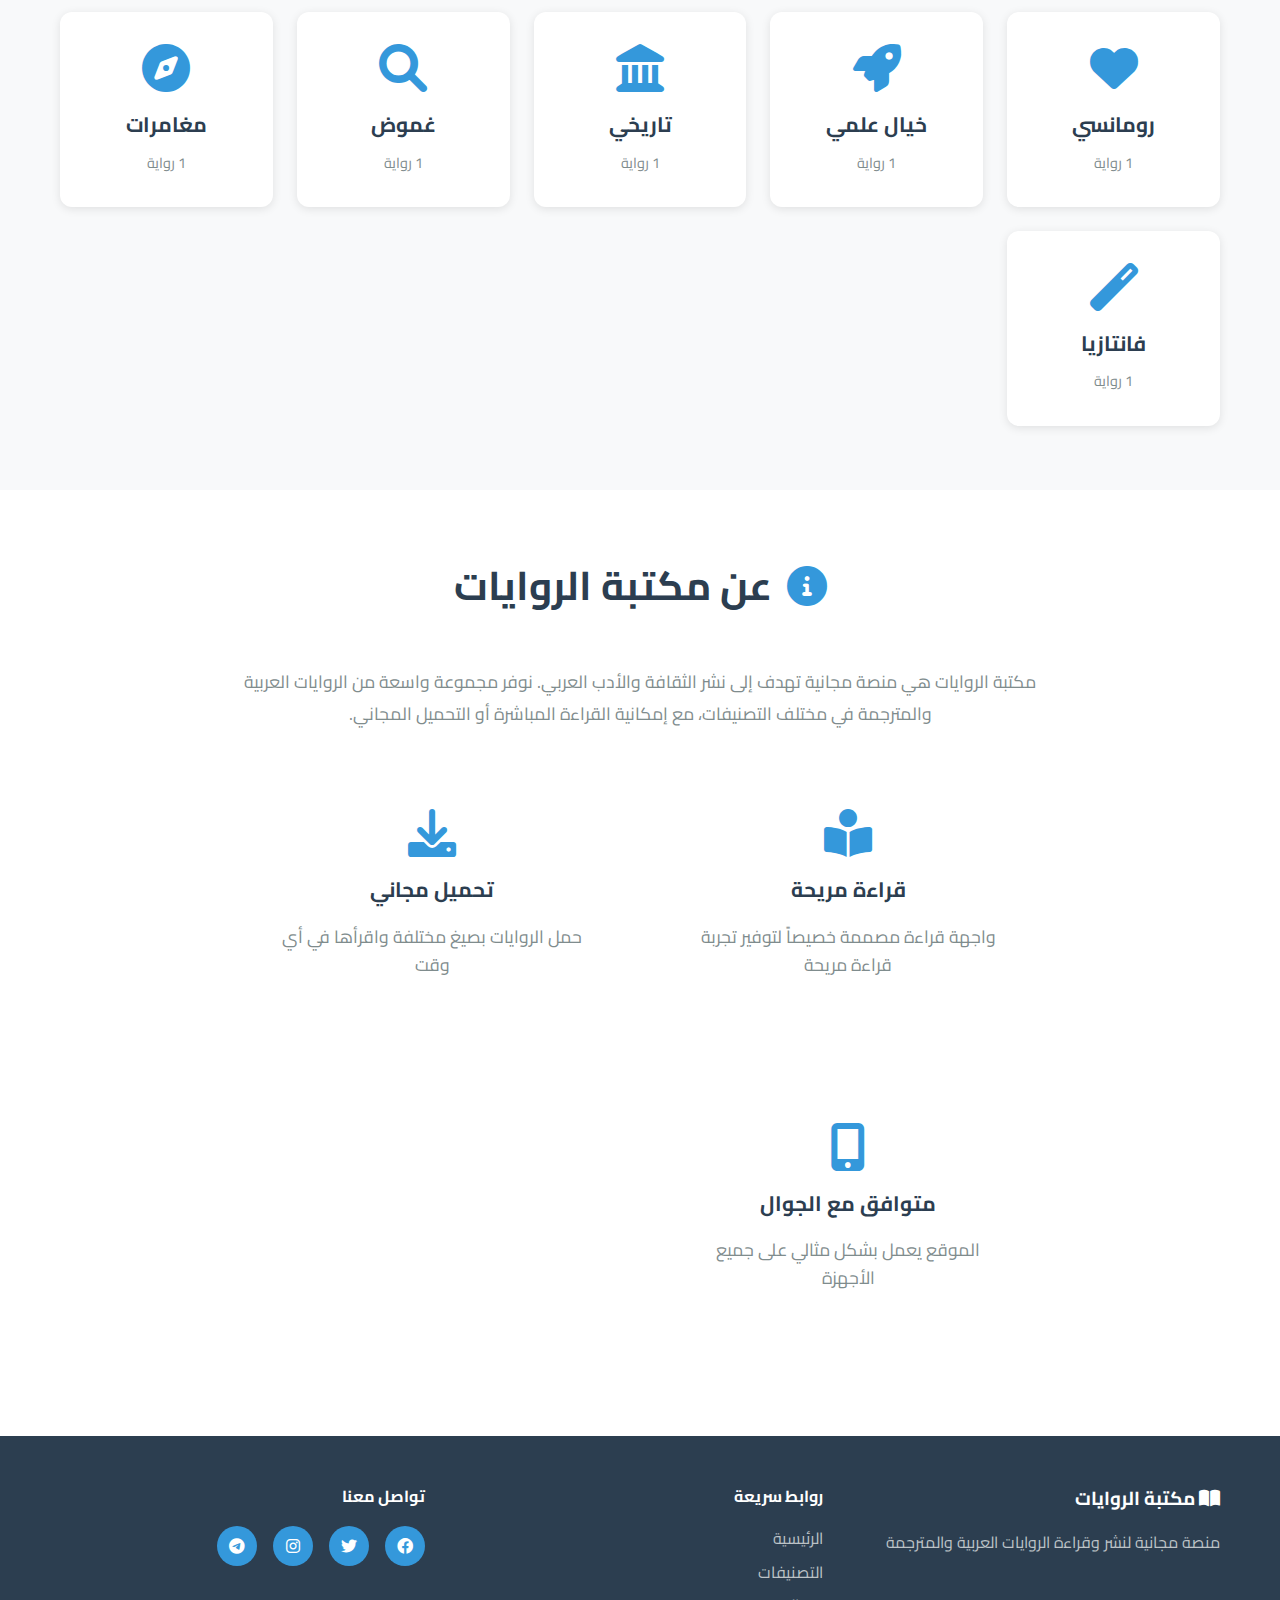
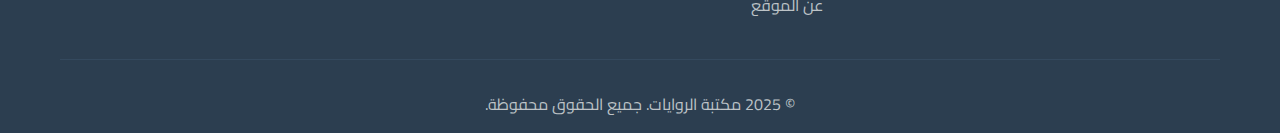
<file: novel-details.html>
<!DOCTYPE html>
<html lang="ar" dir="rtl">
<head>
    <meta charset="UTF-8">
    <meta name="viewport" content="width=device-width, initial-scale=1.0">
    <title>تفاصيل الرواية - مكتبة الروايات</title>
    <link rel="stylesheet" href="css/style.css">
    <link href="https://fonts.googleapis.com/css2?family=Amiri:wght@400;700&family=Cairo:wght@300;400;600;700&display=swap" rel="stylesheet">
    <link rel="stylesheet" href="https://cdnjs.cloudflare.com/ajax/libs/font-awesome/6.0.0/css/all.min.css">
    <style>
        .novel-details {
            padding: 6rem 0 4rem;
            min-height: 100vh;
        }
        
        .novel-header {
            display: grid;
            grid-template-columns: 300px 1fr;
            gap: 3rem;
            margin-bottom: 3rem;
        }
        
        .novel-cover-large {
            width: 100%;
            height: 400px;
            background: var(--gradient);
            border-radius: var(--border-radius);
            display: flex;
            align-items: center;
            justify-content: center;
            color: white;
            font-size: 4rem;
            box-shadow: var(--shadow);
        }
        
        .novel-cover-large img {
            width: 100%;
            height: 100%;
            object-fit: cover;
            border-radius: var(--border-radius);
        }
        
        .novel-meta {
            display: flex;
            flex-direction: column;
            justify-content: center;
        }
        
        .novel-title-large {
            font-size: 2.5rem;
            font-weight: 700;
            color: var(--primary-color);
            margin-bottom: 1rem;
        }
        
        .novel-author-large {
            font-size: 1.3rem;
            color: var(--light-text);
            margin-bottom: 1rem;
            display: flex;
            align-items: center;
            gap: 10px;
        }
        
        .novel-category-large {
            display: inline-block;
            background: var(--secondary-color);
            color: white;
            padding: 0.5rem 1rem;
            border-radius: var(--border-radius);
            font-size: 0.9rem;
            margin-bottom: 1.5rem;
        }
        
        .novel-stats {
            display: flex;
            gap: 2rem;
            margin-bottom: 2rem;
        }
        
        .stat {
            text-align: center;
        }
        
        .stat-number {
            font-size: 1.5rem;
            font-weight: 700;
            color: var(--secondary-color);
        }
        
        .stat-label {
            color: var(--light-text);
            font-size: 0.9rem;
        }
        
        .novel-actions-large {
            display: flex;
            gap: 1rem;
            flex-wrap: wrap;
        }
        
        .novel-description-full {
            background: white;
            padding: 2rem;
            border-radius: var(--border-radius);
            box-shadow: var(--shadow);
            margin-bottom: 2rem;
        }
        
        .section-header {
            display: flex;
            align-items: center;
            gap: 10px;
            margin-bottom: 1.5rem;
            font-size: 1.5rem;
            color: var(--primary-color);
        }
        
        .back-btn {
            position: fixed;
            top: 100px;
            right: 20px;
            background: var(--secondary-color);
            color: white;
            border: none;
            padding: 1rem;
            border-radius: 50%;
            cursor: pointer;
            box-shadow: var(--shadow);
            transition: var(--transition);
            z-index: 100;
        }
        
        .back-btn:hover {
            background: #2980b9;
            transform: translateY(-2px);
        }
        
        @media (max-width: 768px) {
            .novel-header {
                grid-template-columns: 1fr;
                text-align: center;
            }
            
            .novel-cover-large {
                max-width: 250px;
                height: 350px;
                margin: 0 auto;
            }
            
            .novel-stats {
                justify-content: center;
            }
            
            .novel-actions-large {
                justify-content: center;
            }
            
            .back-btn {
                top: 80px;
                right: 15px;
            }
        }
    </style>
</head>
<body>
    <!-- Header -->
    <header class="header">
        <nav class="navbar">
            <div class="nav-container">
                <div class="nav-logo">
                    <h1><i class="fas fa-book-open"></i> مكتبة الروايات</h1>
                </div>
                <ul class="nav-menu">
                    <li class="nav-item">
                        <a href="index.html" class="nav-link">الرئيسية</a>
                    </li>
                    <li class="nav-item">
                        <a href="index.html#categories" class="nav-link">التصنيفات</a>
                    </li>
                    <li class="nav-item">
                        <a href="index.html#about" class="nav-link">عن الموقع</a>
                    </li>
                    <li class="nav-item">
                        <a href="admin-login.html" class="nav-link admin-link">
                            <i class="fas fa-user-shield"></i> إدارة
                        </a>
                    </li>
                </ul>
                <div class="hamburger">
                    <span class="bar"></span>
                    <span class="bar"></span>
                    <span class="bar"></span>
                </div>
            </div>
        </nav>
    </header>

    <!-- Back Button -->
    <button class="back-btn" onclick="goBack()">
        <i class="fas fa-arrow-right"></i>
    </button>

    <!-- Novel Details -->
    <section class="novel-details">
        <div class="container">
            <div class="novel-header" id="novelHeader">
                <!-- سيتم ملء هذا القسم بواسطة JavaScript -->
            </div>
            
            <div class="novel-description-full">
                <h3 class="section-header">
                    <i class="fas fa-align-right"></i>
                    وصف الرواية
                </h3>
                <p id="novelDescriptionFull">
                    <!-- سيتم ملء هذا القسم بواسطة JavaScript -->
                </p>
            </div>
        </div>
    </section>

    <!-- Footer -->
    <footer class="footer">
        <div class="container">
            <div class="footer-content">
                <div class="footer-section">
                    <h3><i class="fas fa-book-open"></i> مكتبة الروايات</h3>
                    <p>منصة مجانية لنشر وقراءة الروايات العربية والمترجمة</p>
                </div>
                <div class="footer-section">
                    <h4>روابط سريعة</h4>
                    <ul>
                        <li><a href="index.html">الرئيسية</a></li>
                        <li><a href="index.html#categories">التصنيفات</a></li>
                        <li><a href="index.html#about">عن الموقع</a></li>
                    </ul>
                </div>
                <div class="footer-section">
                    <h4>تواصل معنا</h4>
                    <div class="social-links">
                        <a href="#"><i class="fab fa-facebook"></i></a>
                        <a href="#"><i class="fab fa-twitter"></i></a>
                        <a href="#"><i class="fab fa-instagram"></i></a>
                        <a href="#"><i class="fab fa-telegram"></i></a>
                    </div>
                </div>
            </div>
            <div class="footer-bottom">
                <p>&copy; 2025 مكتبة الروايات. جميع الحقوق محفوظة.</p>
            </div>
        </div>
    </footer>

    <script src="js/main.js"></script>
    <script src="js/pdf-handler.js"></script>
    <script>
        // Load novel details when page loads
        document.addEventListener('DOMContentLoaded', function() {
            loadNovelDetails();
        });

        function loadNovelDetails() {
            const novelId = parseInt(localStorage.getItem('currentNovelId'));
            if (!novelId) {
                alert('لم يتم العثور على الرواية');
                window.location.href = 'index.html';
                return;
            }

            loadNovels();
            const novel = novels.find(n => n.id === novelId);
            if (!novel) {
                alert('الرواية غير موجودة');
                window.location.href = 'index.html';
                return;
            }

            displayNovelDetails(novel);
            
            // Update view count
            novel.views = (novel.views || 0) + 1;
            saveNovels();
        }

        function displayNovelDetails(novel) {
            const headerContainer = document.getElementById('novelHeader');
            const descriptionContainer = document.getElementById('novelDescriptionFull');

            headerContainer.innerHTML = `
                <div class="novel-cover-large">
                    ${novel.cover ? `<img src="${novel.cover}" alt="${novel.title}">` : '<i class="fas fa-book"></i>'}
                </div>
                <div class="novel-meta">
                    <h1 class="novel-title-large">${novel.title}</h1>
                    <p class="novel-author-large">
                        <i class="fas fa-user"></i>
                        ${novel.author}
                    </p>
                    <span class="novel-category-large">
                        <i class="fas fa-tag"></i>
                        ${novel.category}
                    </span>
                    <div class="novel-stats">
                        <div class="stat">
                            <div class="stat-number">${formatNumber(novel.views || 0)}</div>
                            <div class="stat-label">مشاهدة</div>
                        </div>
                        <div class="stat">
                            <div class="stat-number">${formatNumber(novel.downloads || 0)}</div>
                            <div class="stat-label">تحميل</div>
                        </div>
                        <div class="stat">
                            <div class="stat-number">${formatDate(novel.publishDate)}</div>
                            <div class="stat-label">تاريخ النشر</div>
                        </div>
                    </div>
                    <div class="novel-actions-large">
                        <button class="btn btn-primary" onclick="readNovel(${novel.id})">
                            <i class="fas fa-book-open"></i>
                            قراءة الرواية
                        </button>
                        <button class="btn btn-secondary" onclick="downloadNovel(${novel.id})">
                            <i class="fas fa-download"></i>
                            تحميل الرواية
                        </button>
                        <button class="btn btn-secondary" onclick="shareNovel(${novel.id})">
                            <i class="fas fa-share"></i>
                            مشاركة
                        </button>
                    </div>
                </div>
            `;

            descriptionContainer.textContent = novel.description;
            
            // Update page title
            document.title = `${novel.title} - مكتبة الروايات`;
        }

        function goBack() {
            if (document.referrer && document.referrer.includes(window.location.hostname)) {
                window.history.back();
            } else {
                window.location.href = 'index.html';
            }
        }

        function shareNovel(novelId) {
            const novel = novels.find(n => n.id === novelId);
            if (!novel) return;

            if (navigator.share) {
                navigator.share({
                    title: novel.title,
                    text: novel.description,
                    url: window.location.href
                });
            } else {
                // Fallback: copy to clipboard
                const url = window.location.href;
                navigator.clipboard.writeText(url).then(() => {
                    alert('تم نسخ رابط الرواية إلى الحافظة');
                }).catch(() => {
                    alert('لا يمكن نسخ الرابط');
                });
            }
        }
    </script>
</body>
</html>
</file>
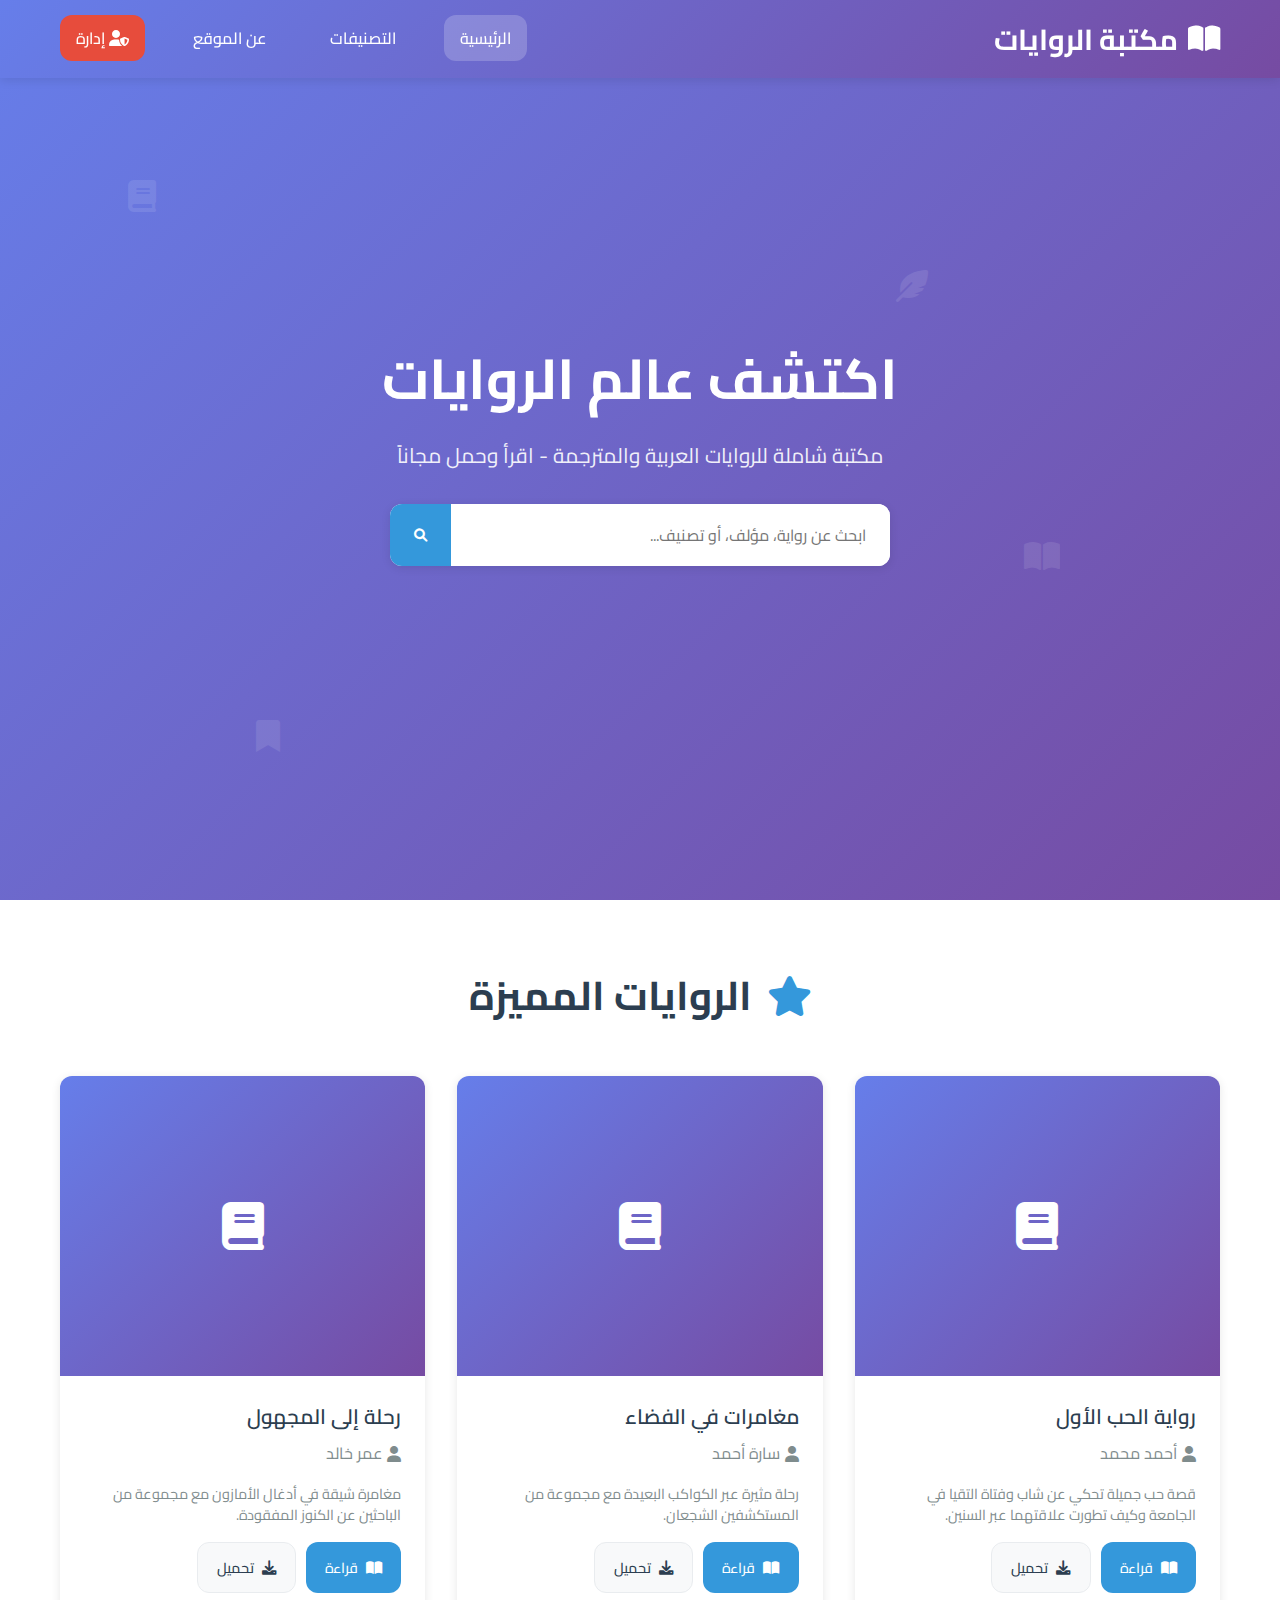
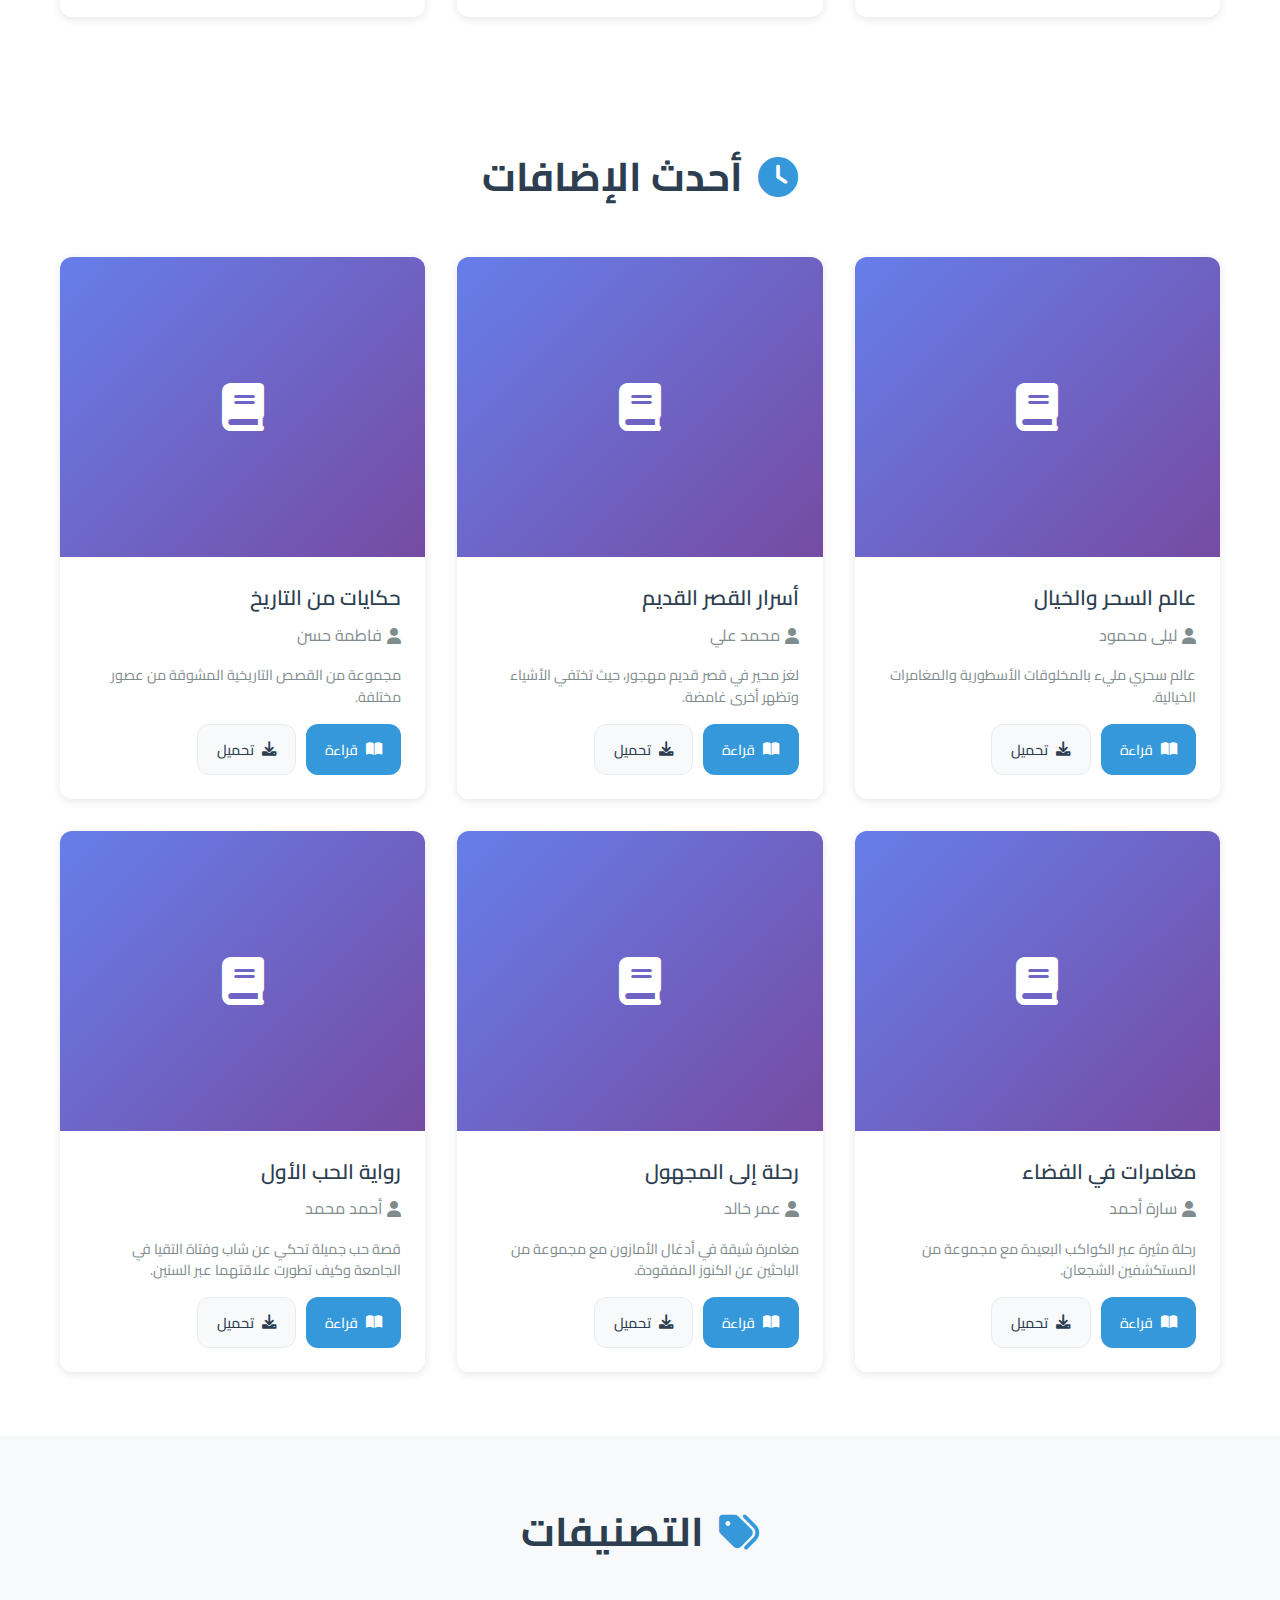
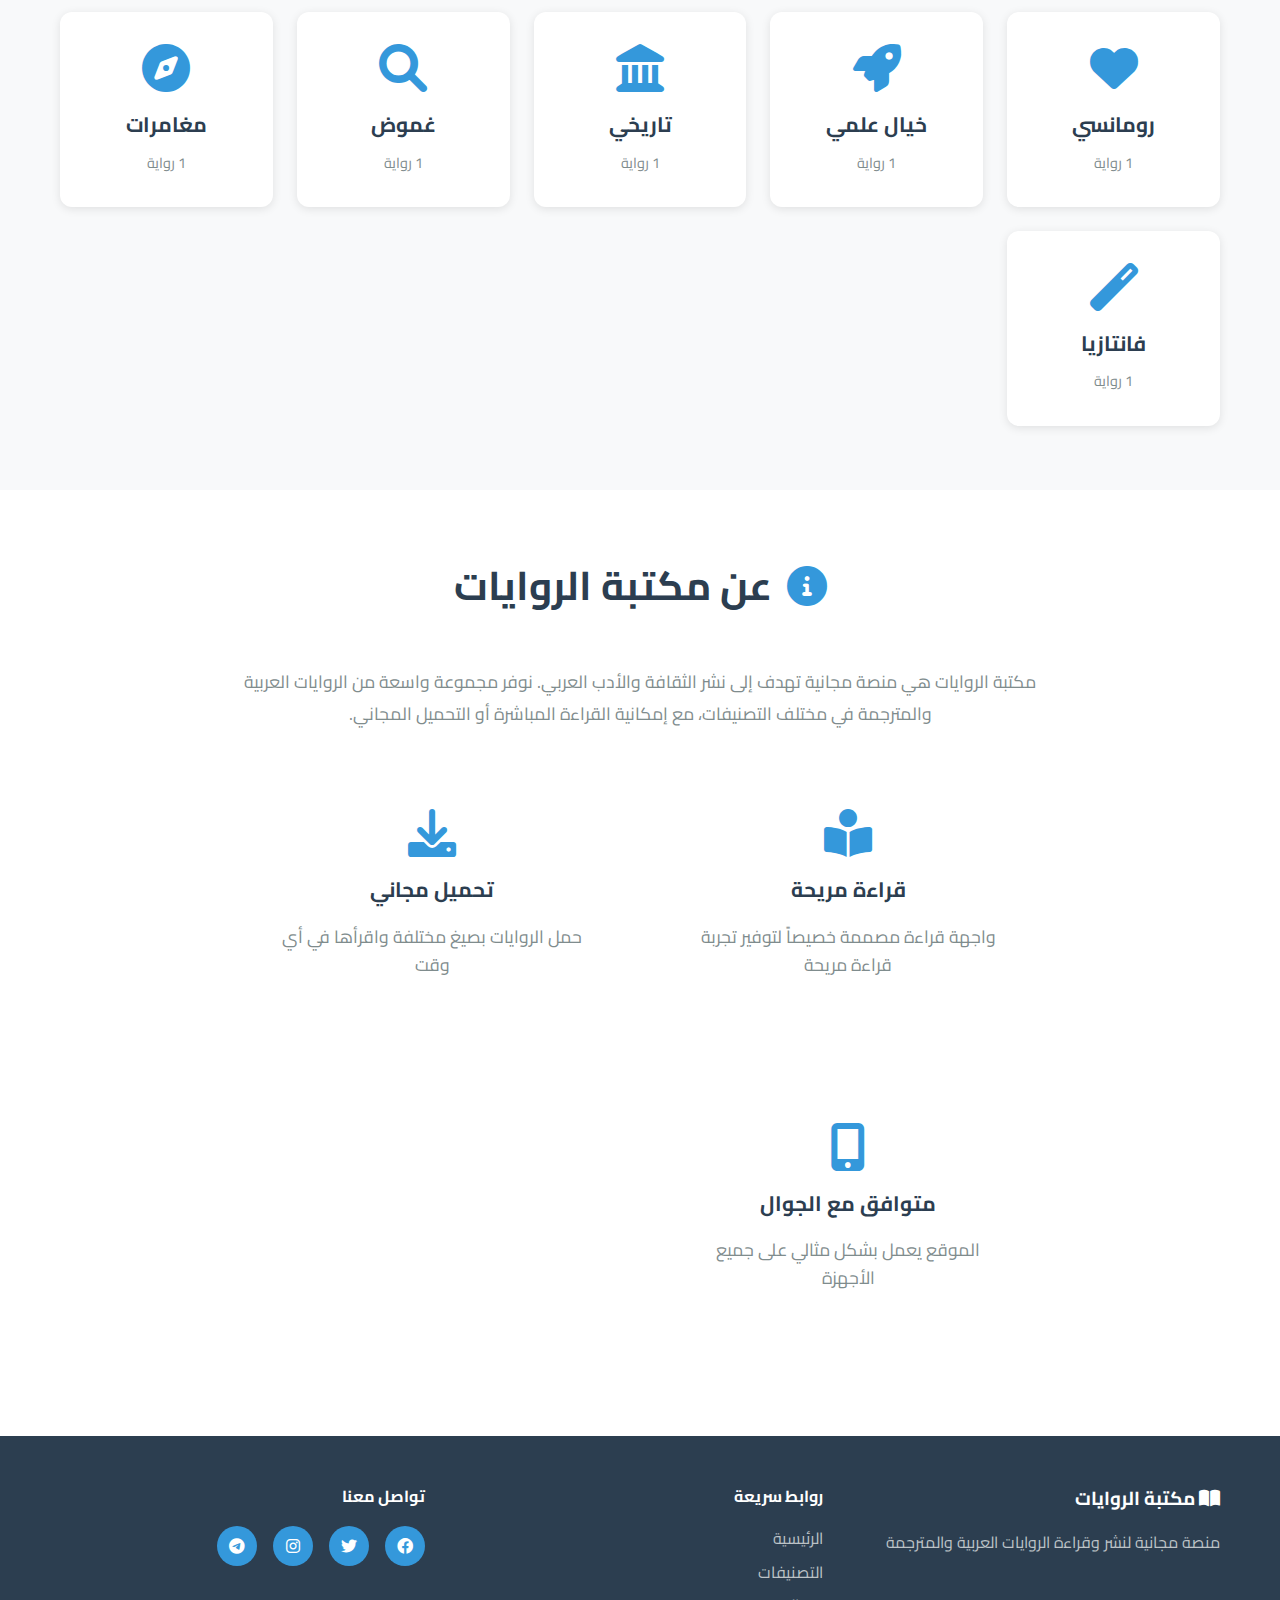
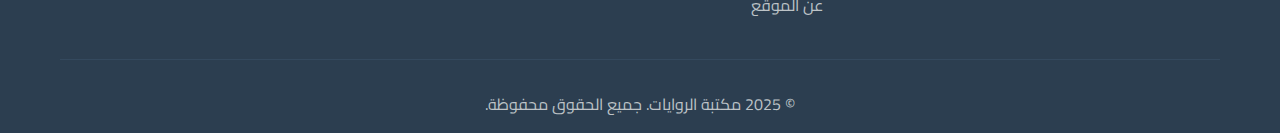
<file: read-novel.html>
<!DOCTYPE html>
<html lang="ar" dir="rtl">
<head>
    <meta charset="UTF-8">
    <meta name="viewport" content="width=device-width, initial-scale=1.0">
    <title>قراءة الرواية - مكتبة الروايات</title>
    <link rel="stylesheet" href="css/style.css">
    <link href="https://fonts.googleapis.com/css2?family=Amiri:wght@400;700&family=Cairo:wght@300;400;600;700&display=swap" rel="stylesheet">
    <link rel="stylesheet" href="https://cdnjs.cloudflare.com/ajax/libs/font-awesome/6.0.0/css/all.min.css">
    <style>
        .reading-container {
            max-width: 800px;
            margin: 0 auto;
            padding: 6rem 20px 2rem;
            min-height: 100vh;
        }
        
        .reading-header {
            background: white;
            padding: 2rem;
            border-radius: var(--border-radius);
            box-shadow: var(--shadow);
            margin-bottom: 2rem;
            text-align: center;
        }
        
        .reading-title {
            font-size: 2rem;
            color: var(--primary-color);
            margin-bottom: 0.5rem;
        }
        
        .reading-author {
            color: var(--light-text);
            font-size: 1.1rem;
        }
        
        .reading-controls {
            background: white;
            padding: 1.5rem;
            border-radius: var(--border-radius);
            box-shadow: var(--shadow);
            margin-bottom: 2rem;
            display: flex;
            justify-content: space-between;
            align-items: center;
            flex-wrap: wrap;
            gap: 1rem;
            position: sticky;
            top: 80px;
            z-index: 100;
        }
        
        .control-group {
            display: flex;
            align-items: center;
            gap: 10px;
        }
        
        .control-btn {
            background: var(--light-background);
            border: 1px solid var(--border-color);
            padding: 0.5rem 1rem;
            border-radius: var(--border-radius);
            cursor: pointer;
            transition: var(--transition);
        }
        
        .control-btn:hover {
            background: var(--secondary-color);
            color: white;
        }
        
        .control-btn.active {
            background: var(--secondary-color);
            color: white;
        }
        
        .font-size-control {
            display: flex;
            align-items: center;
            gap: 10px;
        }
        
        .font-size-btn {
            width: 35px;
            height: 35px;
            border-radius: 50%;
            display: flex;
            align-items: center;
            justify-content: center;
        }
        
        .reading-content {
            background: white;
            padding: 3rem;
            border-radius: var(--border-radius);
            box-shadow: var(--shadow);
            margin-bottom: 2rem;
            line-height: 2;
            font-size: 1.1rem;
            font-family: 'Amiri', serif;
        }
        
        .reading-content.dark-mode {
            background: #2c3e50;
            color: #ecf0f1;
        }
        
        .reading-content.sepia-mode {
            background: #f4f3e8;
            color: #5d4e37;
        }
        
        .reading-navigation {
            display: flex;
            justify-content: space-between;
            align-items: center;
            background: white;
            padding: 1.5rem;
            border-radius: var(--border-radius);
            box-shadow: var(--shadow);
            margin-bottom: 2rem;
        }
        
        .back-to-details {
            position: fixed;
            top: 100px;
            right: 20px;
            background: var(--secondary-color);
            color: white;
            border: none;
            padding: 1rem;
            border-radius: 50%;
            cursor: pointer;
            box-shadow: var(--shadow);
            transition: var(--transition);
            z-index: 100;
        }
        
        .back-to-details:hover {
            background: #2980b9;
            transform: translateY(-2px);
        }
        
        @media (max-width: 768px) {
            .reading-container {
                padding: 6rem 15px 2rem;
            }
            
            .reading-content {
                padding: 2rem 1.5rem;
                font-size: 1rem;
            }
            
            .reading-controls {
                flex-direction: column;
                align-items: stretch;
                text-align: center;
            }
            
            .control-group {
                justify-content: center;
            }
            
            .back-to-details {
                top: 80px;
                right: 15px;
            }
        }
    </style>
</head>
<body>
    <!-- Header -->
    <header class="header">
        <nav class="navbar">
            <div class="nav-container">
                <div class="nav-logo">
                    <h1><i class="fas fa-book-open"></i> مكتبة الروايات</h1>
                </div>
                <ul class="nav-menu">
                    <li class="nav-item">
                        <a href="index.html" class="nav-link">الرئيسية</a>
                    </li>
                    <li class="nav-item">
                        <a href="index.html#categories" class="nav-link">التصنيفات</a>
                    </li>
                    <li class="nav-item">
                        <a href="index.html#about" class="nav-link">عن الموقع</a>
                    </li>
                    <li class="nav-item">
                        <a href="admin-login.html" class="nav-link admin-link">
                            <i class="fas fa-user-shield"></i> إدارة
                        </a>
                    </li>
                </ul>
                <div class="hamburger">
                    <span class="bar"></span>
                    <span class="bar"></span>
                    <span class="bar"></span>
                </div>
            </div>
        </nav>
    </header>

    <!-- Back Button -->
    <button class="back-to-details" onclick="goBackToDetails()">
        <i class="fas fa-arrow-right"></i>
    </button>

    <!-- Reading Container -->
    <div class="reading-container">
        <!-- Reading Header -->
        <div class="reading-header" id="readingHeader">
            <!-- سيتم ملء هذا القسم بواسطة JavaScript -->
        </div>

        <!-- Reading Controls -->
        <div class="reading-controls">
            <div class="control-group">
                <label>حجم الخط:</label>
                <div class="font-size-control">
                    <button class="control-btn font-size-btn" onclick="changeFontSize('decrease')">
                        <i class="fas fa-minus"></i>
                    </button>
                    <span id="fontSizeDisplay">متوسط</span>
                    <button class="control-btn font-size-btn" onclick="changeFontSize('increase')">
                        <i class="fas fa-plus"></i>
                    </button>
                </div>
            </div>
            
            <div class="control-group">
                <label>وضع القراءة:</label>
                <button class="control-btn active" onclick="changeReadingMode('normal')">عادي</button>
                <button class="control-btn" onclick="changeReadingMode('dark')">ليلي</button>
                <button class="control-btn" onclick="changeReadingMode('sepia')">كلاسيكي</button>
            </div>
            
            <div class="control-group">
                <button class="control-btn" onclick="downloadNovelFromReader()">
                    <i class="fas fa-download"></i>
                    تحميل
                </button>
            </div>
        </div>

        <!-- Reading Content -->
        <div class="reading-content" id="readingContent">
            <!-- سيتم ملء هذا القسم بواسطة JavaScript -->
        </div>

        <!-- Reading Navigation -->
        <div class="reading-navigation">
            <button class="btn btn-secondary" onclick="previousChapter()" id="prevBtn" disabled>
                <i class="fas fa-chevron-right"></i>
                الفصل السابق
            </button>
            
            <span id="chapterInfo">الفصل 1 من 1</span>
            
            <button class="btn btn-secondary" onclick="nextChapter()" id="nextBtn" disabled>
                الفصل التالي
                <i class="fas fa-chevron-left"></i>
            </button>
        </div>
    </div>

    <script src="js/main.js"></script>
    <script src="js/pdf-handler.js"></script>
    <script>
        let currentNovel = null;
        let currentChapter = 1;
        let totalChapters = 1;
        let fontSize = 1.1; // rem
        let readingMode = 'normal';

        // Load novel for reading when page loads
        document.addEventListener('DOMContentLoaded', function() {
            loadNovelForReading();
            initializeNavigation();
        });

        function loadNovelForReading() {
            const novelId = parseInt(localStorage.getItem('currentNovelId'));
            if (!novelId) {
                alert('لم يتم العثور على الرواية');
                window.location.href = 'index.html';
                return;
            }

            loadNovels();
            currentNovel = novels.find(n => n.id === novelId);
            if (!currentNovel) {
                alert('الرواية غير موجودة');
                window.location.href = 'index.html';
                return;
            }

            displayNovelForReading();
            
            // Update view count
            currentNovel.views = (currentNovel.views || 0) + 1;
            saveNovels();
        }

        function displayNovelForReading() {
            const headerContainer = document.getElementById('readingHeader');
            const contentContainer = document.getElementById('readingContent');

            headerContainer.innerHTML = `
                <h1 class="reading-title">${currentNovel.title}</h1>
                <p class="reading-author">بقلم: ${currentNovel.author}</p>
            `;

            // Display the full novel content instead of sample text
            const novelContent = currentNovel.content || 'لا يوجد محتوى متاح لهذه الرواية';
            contentContainer.innerHTML = formatNovelContent(novelContent);
            
            // Update page title
            document.title = `قراءة: ${currentNovel.title} - مكتبة الروايات`;
            
            // Apply saved preferences
            applySavedPreferences();
        }

        // Format novel content for better reading experience
        function formatNovelContent(content) {
            if (!content || content.trim() === '') {
                return '<p class="no-content">لا يوجد محتوى متاح لهذه الرواية</p>';
            }

            // Split content into paragraphs and format
            const lines = content.split('\n');
            let formattedContent = '';
            let chapterCount = 0;

            lines.forEach(line => {
                line = line.trim();
                if (line === '') {
                    formattedContent += '<br>';
                } else if (line.startsWith('الفصل') || line.startsWith('Chapter') || line.match(/^\d+\./)) {
                    chapterCount++;
                    formattedContent += `<h2 class="chapter-title">${line}</h2>`;
                } else if (line.length > 100) {
                    // Long lines are likely paragraphs
                    formattedContent += `<p class="paragraph">${line}</p>`;
                } else if (line.length > 20) {
                    // Medium lines might be subheadings
                    formattedContent += `<h3 class="subheading">${line}</h3>`;
                } else {
                    // Short lines
                    formattedContent += `<p class="short-line">${line}</p>`;
                }
            });

            // If no chapters were found, add a default chapter title
            if (chapterCount === 0) {
                formattedContent = '<h2 class="chapter-title">المحتوى</h2>' + formattedContent;
            }

            return formattedContent;
        }

        function changeFontSize(action) {
            const contentContainer = document.getElementById('readingContent');
            const fontSizeDisplay = document.getElementById('fontSizeDisplay');
            
            if (action === 'increase' && fontSize < 2) {
                fontSize += 0.1;
            } else if (action === 'decrease' && fontSize > 0.8) {
                fontSize -= 0.1;
            }
            
            contentContainer.style.fontSize = fontSize + 'rem';
            
            // Update display
            if (fontSize <= 0.9) {
                fontSizeDisplay.textContent = 'صغير';
            } else if (fontSize <= 1.2) {
                fontSizeDisplay.textContent = 'متوسط';
            } else {
                fontSizeDisplay.textContent = 'كبير';
            }
            
            // Save preference
            localStorage.setItem('readingFontSize', fontSize);
        }

        function changeReadingMode(mode) {
            const contentContainer = document.getElementById('readingContent');
            const buttons = document.querySelectorAll('.reading-controls .control-btn');
            
            // Remove active class from all mode buttons
            buttons.forEach(btn => {
                if (btn.textContent.includes('عادي') || btn.textContent.includes('ليلي') || btn.textContent.includes('كلاسيكي')) {
                    btn.classList.remove('active');
                }
            });
            
            // Remove existing mode classes
            contentContainer.classList.remove('dark-mode', 'sepia-mode');
            
            // Apply new mode
            readingMode = mode;
            if (mode === 'dark') {
                contentContainer.classList.add('dark-mode');
                event.target.classList.add('active');
            } else if (mode === 'sepia') {
                contentContainer.classList.add('sepia-mode');
                event.target.classList.add('active');
            } else {
                // Normal mode
                buttons.forEach(btn => {
                    if (btn.textContent.includes('عادي')) {
                        btn.classList.add('active');
                    }
                });
            }
            
            // Save preference
            localStorage.setItem('readingMode', mode);
        }

        function applySavedPreferences() {
            // Apply saved font size
            const savedFontSize = localStorage.getItem('readingFontSize');
            if (savedFontSize) {
                fontSize = parseFloat(savedFontSize);
                document.getElementById('readingContent').style.fontSize = fontSize + 'rem';
                
                const fontSizeDisplay = document.getElementById('fontSizeDisplay');
                if (fontSize <= 0.9) {
                    fontSizeDisplay.textContent = 'صغير';
                } else if (fontSize <= 1.2) {
                    fontSizeDisplay.textContent = 'متوسط';
                } else {
                    fontSizeDisplay.textContent = 'كبير';
                }
            }
            
            // Apply saved reading mode
            const savedMode = localStorage.getItem('readingMode');
            if (savedMode) {
                changeReadingMode(savedMode);
            }
        }

        function goBackToDetails() {
            window.location.href = 'novel-details.html';
        }

        function downloadNovelFromReader() {
            if (currentNovel) {
                downloadNovel(currentNovel.id);
            }
        }

        function previousChapter() {
            if (currentChapter > 1) {
                currentChapter--;
                updateChapterDisplay();
            }
        }

        function nextChapter() {
            if (currentChapter < totalChapters) {
                currentChapter++;
                updateChapterDisplay();
            }
        }

        function updateChapterDisplay() {
            document.getElementById('chapterInfo').textContent = `الفصل ${currentChapter} من ${totalChapters}`;
            document.getElementById('prevBtn').disabled = currentChapter === 1;
            document.getElementById('nextBtn').disabled = currentChapter === totalChapters;
        }

        // Keyboard shortcuts
        document.addEventListener('keydown', function(e) {
            if (e.ctrlKey || e.metaKey) {
                switch(e.key) {
                    case '+':
                    case '=':
                        e.preventDefault();
                        changeFontSize('increase');
                        break;
                    case '-':
                        e.preventDefault();
                        changeFontSize('decrease');
                        break;
                }
            }
            
            switch(e.key) {
                case 'ArrowLeft':
                    nextChapter();
                    break;
                case 'ArrowRight':
                    previousChapter();
                    break;
                case 'Escape':
                    goBackToDetails();
                    break;
            }
        });
    </script>
</body>
</html>
</file>
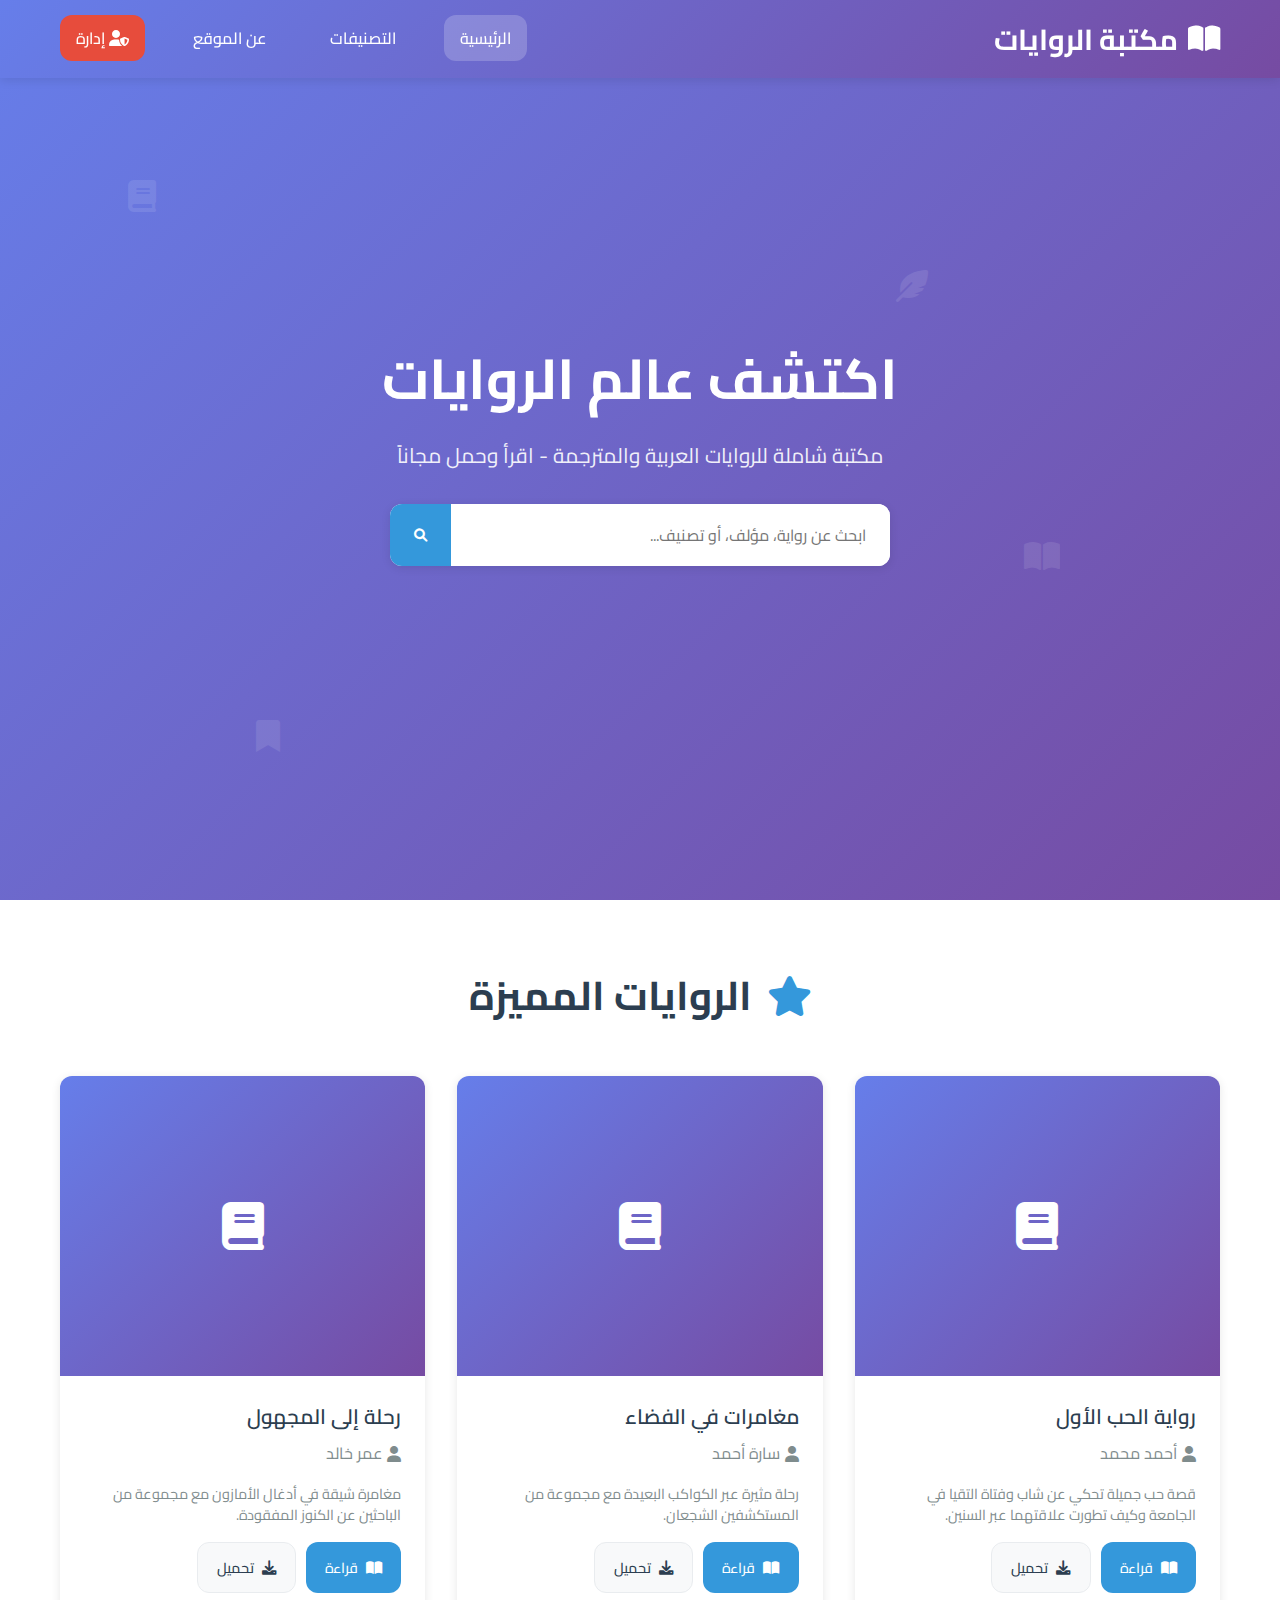
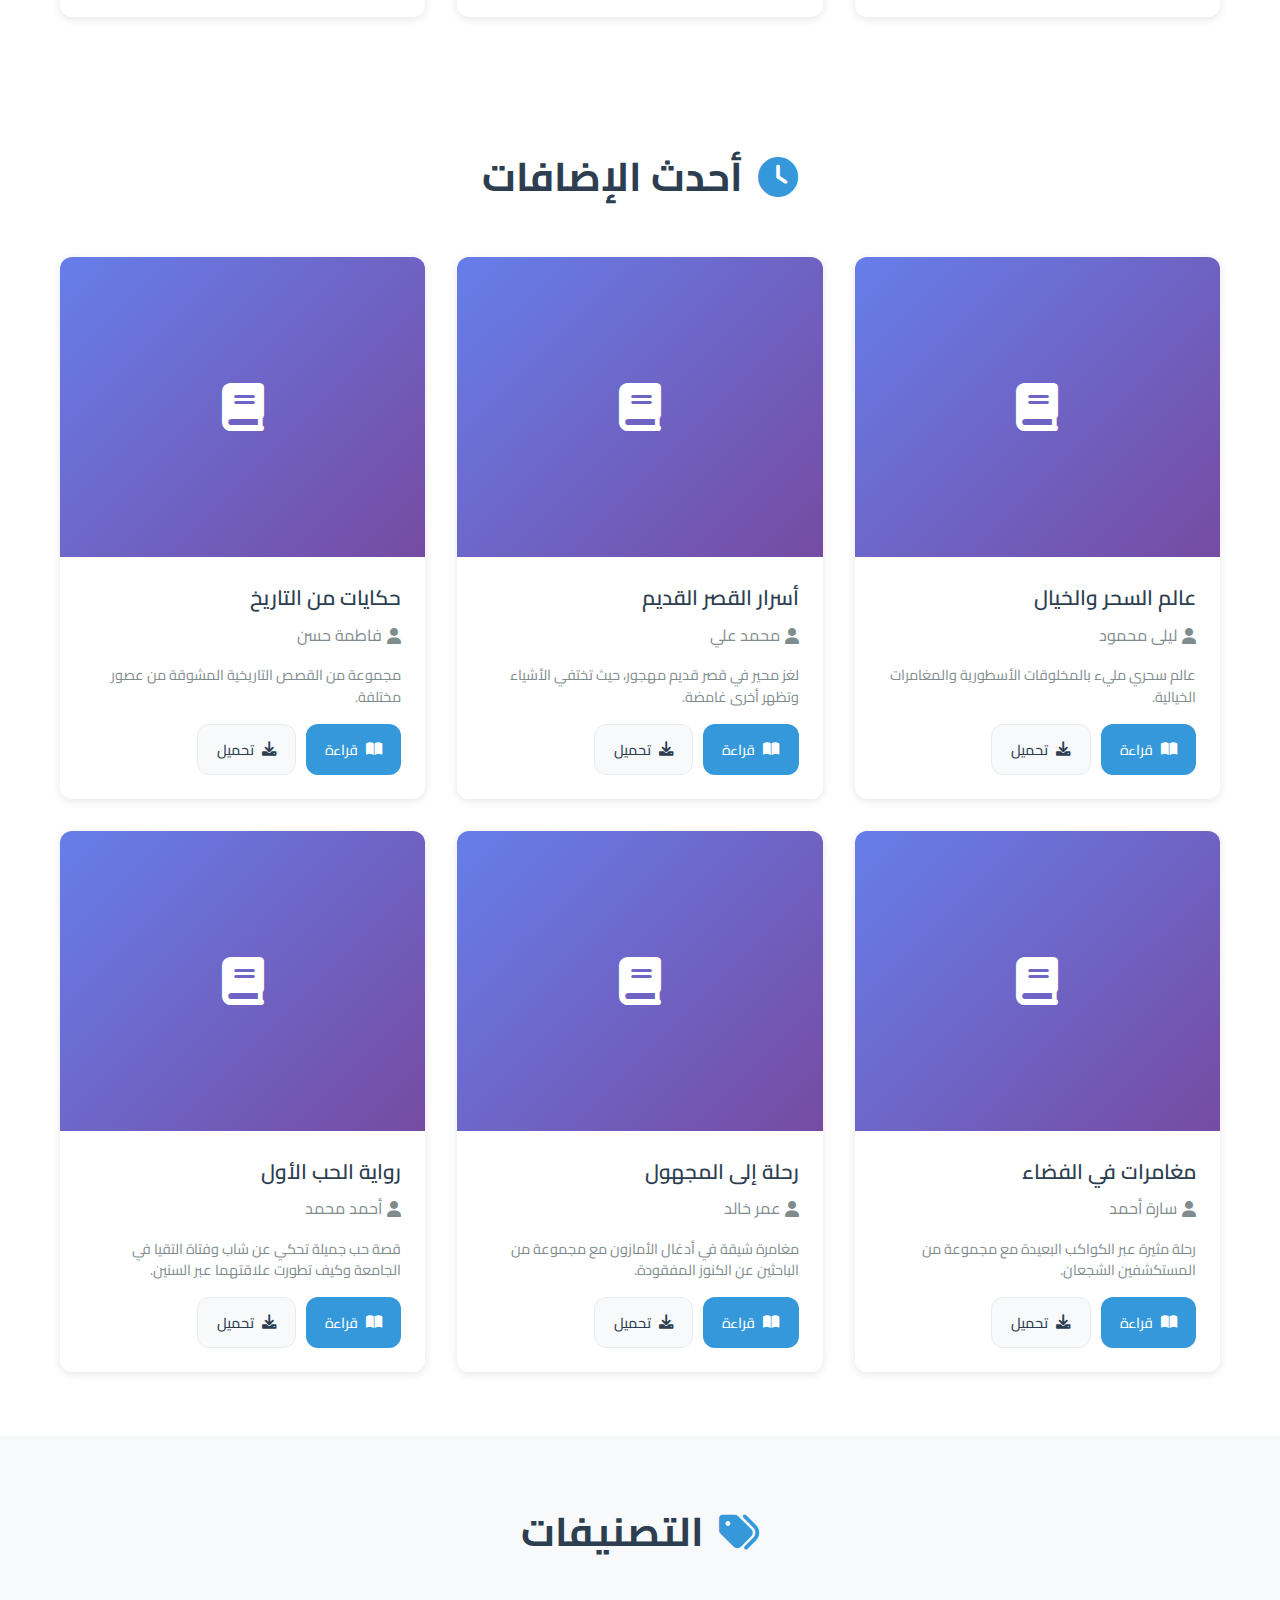
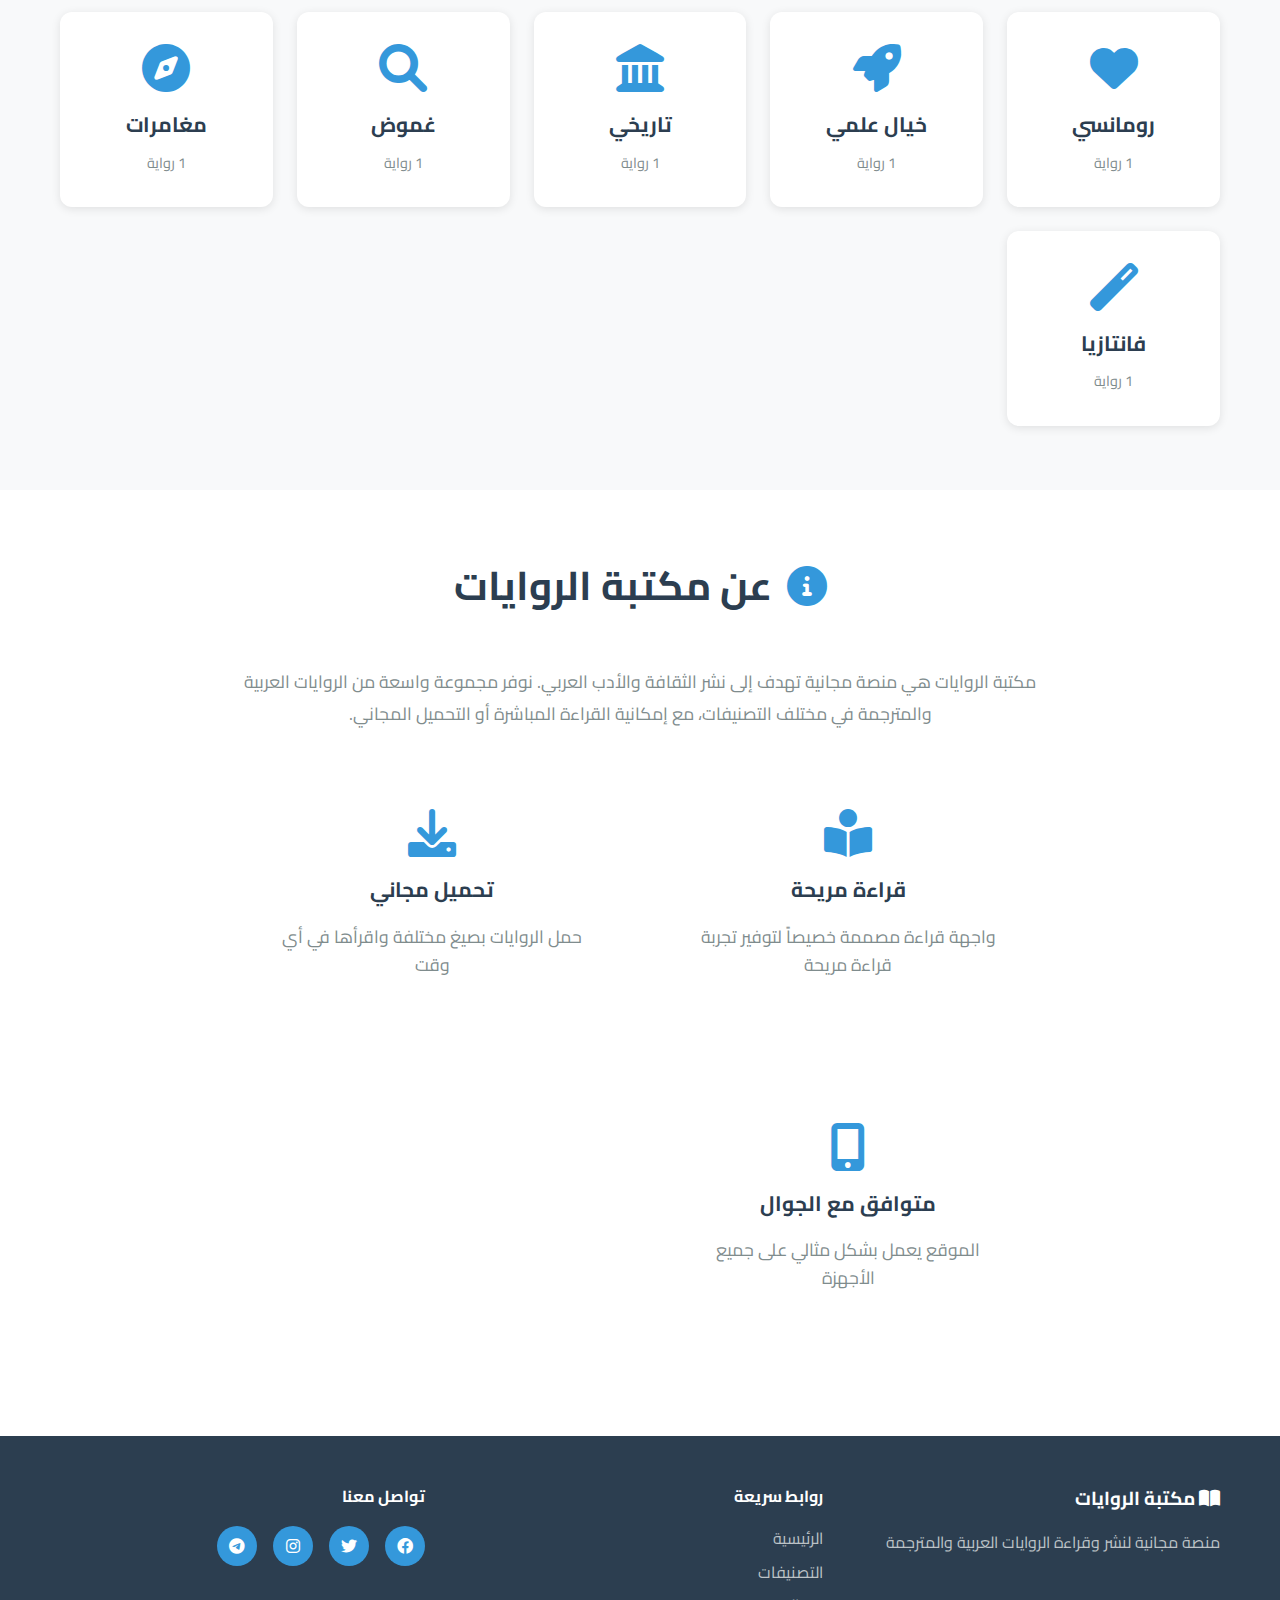
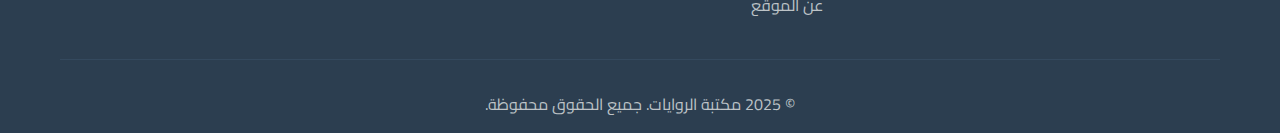
<file: search.html>
<!DOCTYPE html>
<html lang="ar" dir="rtl">
<head>
    <meta charset="UTF-8">
    <meta name="viewport" content="width=device-width, initial-scale=1.0">
    <title>نتائج البحث - مكتبة الروايات</title>
    <link rel="stylesheet" href="css/style.css">
    <link href="https://fonts.googleapis.com/css2?family=Amiri:wght@400;700&family=Cairo:wght@300;400;600;700&display=swap" rel="stylesheet">
    <link rel="stylesheet" href="https://cdnjs.cloudflare.com/ajax/libs/font-awesome/6.0.0/css/all.min.css">
    <style>
        .search-page {
            padding: 6rem 0 4rem;
            min-height: 100vh;
        }
        
        .search-header {
            background: white;
            padding: 2rem;
            border-radius: var(--border-radius);
            box-shadow: var(--shadow);
            margin-bottom: 2rem;
            text-align: center;
        }
        
        .search-title {
            font-size: 2rem;
            color: var(--primary-color);
            margin-bottom: 1rem;
        }
        
        .search-info {
            color: var(--light-text);
            font-size: 1.1rem;
        }
        
        .search-filters {
            background: white;
            padding: 1.5rem;
            border-radius: var(--border-radius);
            box-shadow: var(--shadow);
            margin-bottom: 2rem;
        }
        
        .filter-group {
            display: flex;
            align-items: center;
            gap: 1rem;
            margin-bottom: 1rem;
            flex-wrap: wrap;
        }
        
        .filter-label {
            font-weight: 600;
            color: var(--primary-color);
            min-width: 80px;
        }
        
        .filter-options {
            display: flex;
            gap: 0.5rem;
            flex-wrap: wrap;
        }
        
        .filter-btn {
            padding: 0.5rem 1rem;
            border: 1px solid var(--border-color);
            background: white;
            border-radius: var(--border-radius);
            cursor: pointer;
            transition: var(--transition);
            font-family: 'Cairo', sans-serif;
        }
        
        .filter-btn:hover,
        .filter-btn.active {
            background: var(--secondary-color);
            color: white;
            border-color: var(--secondary-color);
        }
        
        .sort-select {
            padding: 0.5rem 1rem;
            border: 1px solid var(--border-color);
            border-radius: var(--border-radius);
            font-family: 'Cairo', sans-serif;
            background: white;
        }
        
        .search-results {
            background: white;
            border-radius: var(--border-radius);
            box-shadow: var(--shadow);
            overflow: hidden;
        }
        
        .results-header {
            background: var(--light-background);
            padding: 1rem 2rem;
            border-bottom: 1px solid var(--border-color);
            display: flex;
            justify-content: space-between;
            align-items: center;
        }
        
        .results-count {
            font-weight: 600;
            color: var(--primary-color);
        }
        
        .view-toggle {
            display: flex;
            gap: 0.5rem;
        }
        
        .view-btn {
            padding: 0.5rem;
            border: 1px solid var(--border-color);
            background: white;
            border-radius: var(--border-radius);
            cursor: pointer;
            transition: var(--transition);
        }
        
        .view-btn.active {
            background: var(--secondary-color);
            color: white;
        }
        
        .results-content {
            padding: 2rem;
        }
        
        .results-grid {
            display: grid;
            grid-template-columns: repeat(auto-fit, minmax(280px, 1fr));
            gap: 2rem;
        }
        
        .results-list {
            display: flex;
            flex-direction: column;
            gap: 1.5rem;
        }
        
        .novel-item-list {
            display: flex;
            gap: 1.5rem;
            padding: 1.5rem;
            border: 1px solid var(--border-color);
            border-radius: var(--border-radius);
            transition: var(--transition);
            cursor: pointer;
        }
        
        .novel-item-list:hover {
            box-shadow: var(--shadow);
            transform: translateY(-2px);
        }
        
        .novel-cover-small {
            width: 80px;
            height: 120px;
            background: var(--gradient);
            border-radius: var(--border-radius);
            display: flex;
            align-items: center;
            justify-content: center;
            color: white;
            font-size: 1.5rem;
            flex-shrink: 0;
        }
        
        .novel-cover-small img {
            width: 100%;
            height: 100%;
            object-fit: cover;
            border-radius: var(--border-radius);
        }
        
        .novel-details-list {
            flex: 1;
        }
        
        .novel-title-list {
            font-size: 1.3rem;
            font-weight: 600;
            color: var(--primary-color);
            margin-bottom: 0.5rem;
        }
        
        .novel-meta-list {
            display: flex;
            gap: 1rem;
            margin-bottom: 1rem;
            color: var(--light-text);
            font-size: 0.9rem;
        }
        
        .novel-description-list {
            color: var(--light-text);
            line-height: 1.5;
            margin-bottom: 1rem;
            display: -webkit-box;
            -webkit-line-clamp: 2;
            -webkit-box-orient: vertical;
            overflow: hidden;
        }
        
        .no-results {
            text-align: center;
            padding: 3rem;
            color: var(--light-text);
        }
        
        .no-results i {
            font-size: 4rem;
            margin-bottom: 1rem;
            color: var(--border-color);
        }
        
        @media (max-width: 768px) {
            .search-page {
                padding: 6rem 0 2rem;
            }
            
            .filter-group {
                flex-direction: column;
                align-items: flex-start;
            }
            
            .results-header {
                flex-direction: column;
                gap: 1rem;
                text-align: center;
            }
            
            .novel-item-list {
                flex-direction: column;
                text-align: center;
            }
            
            .novel-cover-small {
                align-self: center;
            }
        }
    </style>
</head>
<body>
    <!-- Header -->
    <header class="header">
        <nav class="navbar">
            <div class="nav-container">
                <div class="nav-logo">
                    <h1><i class="fas fa-book-open"></i> مكتبة الروايات</h1>
                </div>
                <ul class="nav-menu">
                    <li class="nav-item">
                        <a href="index.html" class="nav-link">الرئيسية</a>
                    </li>
                    <li class="nav-item">
                        <a href="index.html#categories" class="nav-link">التصنيفات</a>
                    </li>
                    <li class="nav-item">
                        <a href="index.html#about" class="nav-link">عن الموقع</a>
                    </li>
                    <li class="nav-item">
                        <a href="admin-login.html" class="nav-link admin-link">
                            <i class="fas fa-user-shield"></i> إدارة
                        </a>
                    </li>
                </ul>
                <div class="hamburger">
                    <span class="bar"></span>
                    <span class="bar"></span>
                    <span class="bar"></span>
                </div>
            </div>
        </nav>
    </header>

    <!-- Search Page -->
    <section class="search-page">
        <div class="container">
            <!-- Search Header -->
            <div class="search-header">
                <h1 class="search-title">نتائج البحث</h1>
                <p class="search-info" id="searchInfo">
                    <!-- سيتم ملء هذا القسم بواسطة JavaScript -->
                </p>
            </div>

            <!-- Search Filters -->
            <div class="search-filters">
                <div class="filter-group">
                    <span class="filter-label">التصنيف:</span>
                    <div class="filter-options">
                        <button class="filter-btn active" onclick="filterByCategory('all')">الكل</button>
                        <button class="filter-btn" onclick="filterByCategory('رومانسي')">رومانسي</button>
                        <button class="filter-btn" onclick="filterByCategory('خيال علمي')">خيال علمي</button>
                        <button class="filter-btn" onclick="filterByCategory('تاريخي')">تاريخي</button>
                        <button class="filter-btn" onclick="filterByCategory('غموض')">غموض</button>
                        <button class="filter-btn" onclick="filterByCategory('مغامرات')">مغامرات</button>
                        <button class="filter-btn" onclick="filterByCategory('فانتازيا')">فانتازيا</button>
                    </div>
                </div>
                
                <div class="filter-group">
                    <span class="filter-label">ترتيب حسب:</span>
                    <select class="sort-select" onchange="sortResults(this.value)">
                        <option value="relevance">الأكثر صلة</option>
                        <option value="newest">الأحدث</option>
                        <option value="oldest">الأقدم</option>
                        <option value="title">العنوان</option>
                        <option value="author">المؤلف</option>
                        <option value="views">الأكثر مشاهدة</option>
                        <option value="downloads">الأكثر تحميلاً</option>
                    </select>
                </div>
            </div>

            <!-- Search Results -->
            <div class="search-results">
                <div class="results-header">
                    <span class="results-count" id="resultsCount">
                        <!-- سيتم ملء هذا القسم بواسطة JavaScript -->
                    </span>
                    <div class="view-toggle">
                        <button class="view-btn active" onclick="changeView('grid')" title="عرض شبكي">
                            <i class="fas fa-th"></i>
                        </button>
                        <button class="view-btn" onclick="changeView('list')" title="عرض قائمة">
                            <i class="fas fa-list"></i>
                        </button>
                    </div>
                </div>
                
                <div class="results-content">
                    <div class="results-grid" id="resultsContainer">
                        <!-- سيتم ملء هذا القسم بواسطة JavaScript -->
                    </div>
                </div>
            </div>
        </div>
    </section>

    <!-- Footer -->
    <footer class="footer">
        <div class="container">
            <div class="footer-content">
                <div class="footer-section">
                    <h3><i class="fas fa-book-open"></i> مكتبة الروايات</h3>
                    <p>منصة مجانية لنشر وقراءة الروايات العربية والمترجمة</p>
                </div>
                <div class="footer-section">
                    <h4>روابط سريعة</h4>
                    <ul>
                        <li><a href="index.html">الرئيسية</a></li>
                        <li><a href="index.html#categories">التصنيفات</a></li>
                        <li><a href="index.html#about">عن الموقع</a></li>
                    </ul>
                </div>
                <div class="footer-section">
                    <h4>تواصل معنا</h4>
                    <div class="social-links">
                        <a href="#"><i class="fab fa-facebook"></i></a>
                        <a href="#"><i class="fab fa-twitter"></i></a>
                        <a href="#"><i class="fab fa-instagram"></i></a>
                        <a href="#"><i class="fab fa-telegram"></i></a>
                    </div>
                </div>
            </div>
            <div class="footer-bottom">
                <p>&copy; 2025 مكتبة الروايات. جميع الحقوق محفوظة.</p>
            </div>
        </div>
    </footer>

    <script src="js/main.js"></script>
    <script src="js/pdf-handler.js"></script>
    <script>
        let searchResults = [];
        let filteredResults = [];
        let currentView = 'grid';
        let currentFilter = 'all';
        let currentSort = 'relevance';

        // Load search results when page loads
        document.addEventListener('DOMContentLoaded', function() {
            loadSearchResults();
            initializeNavigation();
        });

        function loadSearchResults() {
            const results = localStorage.getItem('searchResults');
            const searchTerm = localStorage.getItem('searchTerm');
            
            if (!results) {
                window.location.href = 'index.html';
                return;
            }
            
            searchResults = JSON.parse(results);
            filteredResults = [...searchResults];
            
            // Update search info
            const searchInfo = document.getElementById('searchInfo');
            searchInfo.textContent = `البحث عن: "${searchTerm}"`;
            
            // Update page title
            document.title = `البحث عن: ${searchTerm} - مكتبة الروايات`;
            
            displayResults();
        }

        function displayResults() {
            const container = document.getElementById('resultsContainer');
            const resultsCount = document.getElementById('resultsCount');
            
            resultsCount.textContent = `${filteredResults.length} نتيجة`;
            
            if (filteredResults.length === 0) {
                container.innerHTML = `
                    <div class="no-results">
                        <i class="fas fa-search"></i>
                        <h3>لا توجد نتائج</h3>
                        <p>لم يتم العثور على روايات تطابق معايير البحث</p>
                        <button class="btn btn-primary" onclick="window.location.href='index.html'">
                            العودة للرئيسية
                        </button>
                    </div>
                `;
                return;
            }
            
            if (currentView === 'grid') {
                container.className = 'results-grid';
                container.innerHTML = filteredResults.map(novel => createNovelCard(novel)).join('');
            } else {
                container.className = 'results-list';
                container.innerHTML = filteredResults.map(novel => createNovelListItem(novel)).join('');
            }
        }

        function createNovelListItem(novel) {
            return `
                <div class="novel-item-list" onclick="viewNovel(${novel.id})">
                    <div class="novel-cover-small">
                        ${novel.cover ? `<img src="${novel.cover}" alt="${novel.title}">` : '<i class="fas fa-book"></i>'}
                    </div>
                    <div class="novel-details-list">
                        <h3 class="novel-title-list">${novel.title}</h3>
                        <div class="novel-meta-list">
                            <span><i class="fas fa-user"></i> ${novel.author}</span>
                            <span><i class="fas fa-tag"></i> ${novel.category}</span>
                            <span><i class="fas fa-calendar"></i> ${formatDate(novel.publishDate)}</span>
                            <span><i class="fas fa-eye"></i> ${formatNumber(novel.views || 0)}</span>
                            <span><i class="fas fa-download"></i> ${formatNumber(novel.downloads || 0)}</span>
                        </div>
                        <p class="novel-description-list">${novel.description}</p>
                        <div class="novel-actions">
                            <button class="btn btn-primary" onclick="event.stopPropagation(); readNovel(${novel.id})">
                                <i class="fas fa-book-open"></i>
                                قراءة
                            </button>
                            <button class="btn btn-secondary" onclick="event.stopPropagation(); downloadNovel(${novel.id})">
                                <i class="fas fa-download"></i>
                                تحميل
                            </button>
                        </div>
                    </div>
                </div>
            `;
        }

        function filterByCategory(category) {
            // Update active filter button
            document.querySelectorAll('.filter-btn').forEach(btn => {
                btn.classList.remove('active');
            });
            event.target.classList.add('active');
            
            currentFilter = category;
            
            if (category === 'all') {
                filteredResults = [...searchResults];
            } else {
                filteredResults = searchResults.filter(novel => novel.category === category);
            }
            
            sortResults(currentSort);
        }

        function sortResults(sortBy) {
            currentSort = sortBy;
            
            switch(sortBy) {
                case 'newest':
                    filteredResults.sort((a, b) => new Date(b.publishDate) - new Date(a.publishDate));
                    break;
                case 'oldest':
                    filteredResults.sort((a, b) => new Date(a.publishDate) - new Date(b.publishDate));
                    break;
                case 'title':
                    filteredResults.sort((a, b) => a.title.localeCompare(b.title, 'ar'));
                    break;
                case 'author':
                    filteredResults.sort((a, b) => a.author.localeCompare(b.author, 'ar'));
                    break;
                case 'views':
                    filteredResults.sort((a, b) => (b.views || 0) - (a.views || 0));
                    break;
                case 'downloads':
                    filteredResults.sort((a, b) => (b.downloads || 0) - (a.downloads || 0));
                    break;
                default: // relevance
                    // Keep original search order
                    break;
            }
            
            displayResults();
        }

        function changeView(view) {
            // Update active view button
            document.querySelectorAll('.view-btn').forEach(btn => {
                btn.classList.remove('active');
            });
            event.target.classList.add('active');
            
            currentView = view;
            displayResults();
        }
    </script>
</body>
</html>
</file>
<file: css/style.css>
/* Reset and Base Styles */
* {
    margin: 0;
    padding: 0;
    box-sizing: border-box;
}

:root {
    --primary-color: #2c3e50;
    --secondary-color: #3498db;
    --accent-color: #e74c3c;
    --text-color: #2c3e50;
    --light-text: #7f8c8d;
    --background-color: #ffffff;
    --light-background: #f8f9fa;
    --border-color: #e9ecef;
    --shadow: 0 2px 10px rgba(0, 0, 0, 0.1);
    --shadow-hover: 0 5px 20px rgba(0, 0, 0, 0.15);
    --gradient: linear-gradient(135deg, #667eea 0%, #764ba2 100%);
    --border-radius: 12px;
    --transition: all 0.3s ease;
}

body {
    font-family: 'Cairo', sans-serif;
    line-height: 1.6;
    color: var(--text-color);
    background-color: var(--background-color);
    direction: rtl;
}

.container {
    max-width: 1200px;
    margin: 0 auto;
    padding: 0 20px;
}

/* Header Styles */
.header {
    background: var(--gradient);
    box-shadow: var(--shadow);
    position: fixed;
    top: 0;
    width: 100%;
    z-index: 1000;
    backdrop-filter: blur(10px);
}

.navbar {
    padding: 1rem 0;
}

.nav-container {
    display: flex;
    justify-content: space-between;
    align-items: center;
    max-width: 1200px;
    margin: 0 auto;
    padding: 0 20px;
}

.nav-logo h1 {
    color: white;
    font-size: 1.8rem;
    font-weight: 700;
    display: flex;
    align-items: center;
    gap: 10px;
}

.nav-menu {
    display: flex;
    list-style: none;
    gap: 2rem;
}

.nav-link {
    color: white;
    text-decoration: none;
    font-weight: 500;
    padding: 0.5rem 1rem;
    border-radius: var(--border-radius);
    transition: var(--transition);
    position: relative;
}

.nav-link:hover,
.nav-link.active {
    background: rgba(255, 255, 255, 0.2);
    transform: translateY(-2px);
}

.admin-link {
    background: var(--accent-color);
    color: white !important;
}

.admin-link:hover {
    background: #c0392b;
    transform: translateY(-2px);
}

.hamburger {
    display: none;
    flex-direction: column;
    cursor: pointer;
}

.bar {
    width: 25px;
    height: 3px;
    background: white;
    margin: 3px 0;
    transition: var(--transition);
}

/* Hero Section */
.hero {
    background: var(--gradient);
    min-height: 100vh;
    display: flex;
    align-items: center;
    justify-content: center;
    position: relative;
    overflow: hidden;
}

.hero-content {
    text-align: center;
    color: white;
    z-index: 2;
    max-width: 800px;
    padding: 0 20px;
}

.hero-title {
    font-size: 3.5rem;
    font-weight: 700;
    margin-bottom: 1rem;
    animation: fadeInUp 1s ease;
}

.hero-subtitle {
    font-size: 1.3rem;
    margin-bottom: 2rem;
    opacity: 0.9;
    animation: fadeInUp 1s ease 0.2s both;
}

.search-container {
    animation: fadeInUp 1s ease 0.4s both;
}

.search-box {
    display: flex;
    max-width: 500px;
    margin: 0 auto;
    background: white;
    border-radius: var(--border-radius);
    overflow: hidden;
    box-shadow: var(--shadow);
}

.search-box input {
    flex: 1;
    padding: 1rem 1.5rem;
    border: none;
    font-size: 1rem;
    outline: none;
    font-family: 'Cairo', sans-serif;
}

.search-btn {
    background: var(--secondary-color);
    color: white;
    border: none;
    padding: 1rem 1.5rem;
    cursor: pointer;
    transition: var(--transition);
}

.search-btn:hover {
    background: #2980b9;
}

.hero-background {
    position: absolute;
    top: 0;
    left: 0;
    width: 100%;
    height: 100%;
    opacity: 0.1;
    z-index: 1;
}

.floating-books {
    position: absolute;
    width: 100%;
    height: 100%;
}

.floating-books i {
    position: absolute;
    font-size: 2rem;
    color: white;
    animation: float 6s ease-in-out infinite;
}

.floating-books i:nth-child(1) {
    top: 20%;
    left: 10%;
    animation-delay: 0s;
}

.floating-books i:nth-child(2) {
    top: 60%;
    left: 80%;
    animation-delay: 2s;
}

.floating-books i:nth-child(3) {
    top: 80%;
    left: 20%;
    animation-delay: 4s;
}

.floating-books i:nth-child(4) {
    top: 30%;
    left: 70%;
    animation-delay: 1s;
}

/* Sections */
.featured-novels,
.latest-novels,
.categories,
.about {
    padding: 4rem 0;
}

.section-title {
    text-align: center;
    font-size: 2.5rem;
    margin-bottom: 3rem;
    color: var(--primary-color);
    display: flex;
    align-items: center;
    justify-content: center;
    gap: 15px;
}

.section-title i {
    color: var(--secondary-color);
}

/* Novels Grid */
.novels-grid {
    display: grid;
    grid-template-columns: repeat(auto-fit, minmax(280px, 1fr));
    gap: 2rem;
    margin-top: 2rem;
}

.novel-card {
    background: white;
    border-radius: var(--border-radius);
    overflow: hidden;
    box-shadow: var(--shadow);
    transition: var(--transition);
    cursor: pointer;
}

.novel-card:hover {
    transform: translateY(-5px);
    box-shadow: var(--shadow-hover);
}

.novel-cover {
    width: 100%;
    height: 300px;
    background: var(--gradient);
    display: flex;
    align-items: center;
    justify-content: center;
    color: white;
    font-size: 3rem;
    position: relative;
    overflow: hidden;
}

.novel-cover img {
    width: 100%;
    height: 100%;
    object-fit: cover;
}

.novel-info {
    padding: 1.5rem;
}

.novel-title {
    font-size: 1.3rem;
    font-weight: 600;
    margin-bottom: 0.5rem;
    color: var(--primary-color);
}

.novel-author {
    color: var(--light-text);
    margin-bottom: 1rem;
    display: flex;
    align-items: center;
    gap: 5px;
}

.novel-description {
    color: var(--light-text);
    font-size: 0.9rem;
    line-height: 1.5;
    margin-bottom: 1rem;
    display: -webkit-box;
    -webkit-line-clamp: 3;
    -webkit-box-orient: vertical;
    overflow: hidden;
}

.novel-actions {
    display: flex;
    gap: 10px;
}

.btn {
    padding: 0.7rem 1.2rem;
    border: none;
    border-radius: var(--border-radius);
    cursor: pointer;
    font-family: 'Cairo', sans-serif;
    font-weight: 500;
    transition: var(--transition);
    text-decoration: none;
    display: inline-flex;
    align-items: center;
    gap: 8px;
    font-size: 0.9rem;
}

.btn-primary {
    background: var(--secondary-color);
    color: white;
}

.btn-primary:hover {
    background: #2980b9;
    transform: translateY(-2px);
}

.btn-secondary {
    background: var(--light-background);
    color: var(--text-color);
    border: 1px solid var(--border-color);
}

.btn-secondary:hover {
    background: var(--border-color);
    transform: translateY(-2px);
}

/* Categories Grid */
.categories {
    background: var(--light-background);
}

.categories-grid {
    display: grid;
    grid-template-columns: repeat(auto-fit, minmax(200px, 1fr));
    gap: 1.5rem;
}

.category-card {
    background: white;
    padding: 2rem;
    border-radius: var(--border-radius);
    text-align: center;
    box-shadow: var(--shadow);
    transition: var(--transition);
    cursor: pointer;
}

.category-card:hover {
    transform: translateY(-5px);
    box-shadow: var(--shadow-hover);
}

.category-card i {
    font-size: 3rem;
    color: var(--secondary-color);
    margin-bottom: 1rem;
}

.category-card h3 {
    font-size: 1.3rem;
    margin-bottom: 0.5rem;
    color: var(--primary-color);
}

.novel-count {
    color: var(--light-text);
    font-size: 0.9rem;
}

/* About Section */
.about-content {
    text-align: center;
    max-width: 800px;
    margin: 0 auto;
}

.about-content p {
    font-size: 1.1rem;
    line-height: 1.8;
    margin-bottom: 3rem;
    color: var(--light-text);
}

.features {
    display: grid;
    grid-template-columns: repeat(auto-fit, minmax(250px, 1fr));
    gap: 2rem;
    margin-top: 3rem;
}

.feature {
    text-align: center;
    padding: 2rem;
}

.feature i {
    font-size: 3rem;
    color: var(--secondary-color);
    margin-bottom: 1rem;
}

.feature h3 {
    font-size: 1.3rem;
    margin-bottom: 1rem;
    color: var(--primary-color);
}

.feature p {
    color: var(--light-text);
    line-height: 1.6;
}

/* Footer */
.footer {
    background: var(--primary-color);
    color: white;
    padding: 3rem 0 1rem;
}

.footer-content {
    display: grid;
    grid-template-columns: repeat(auto-fit, minmax(250px, 1fr));
    gap: 2rem;
    margin-bottom: 2rem;
}

.footer-section h3,
.footer-section h4 {
    margin-bottom: 1rem;
    color: white;
}

.footer-section p {
    color: #bdc3c7;
    line-height: 1.6;
}

.footer-section ul {
    list-style: none;
}

.footer-section ul li {
    margin-bottom: 0.5rem;
}

.footer-section ul li a {
    color: #bdc3c7;
    text-decoration: none;
    transition: var(--transition);
}

.footer-section ul li a:hover {
    color: white;
}

.social-links {
    display: flex;
    gap: 1rem;
}

.social-links a {
    display: inline-flex;
    align-items: center;
    justify-content: center;
    width: 40px;
    height: 40px;
    background: var(--secondary-color);
    color: white;
    border-radius: 50%;
    text-decoration: none;
    transition: var(--transition);
}

.social-links a:hover {
    background: #2980b9;
    transform: translateY(-2px);
}

.footer-bottom {
    text-align: center;
    padding-top: 2rem;
    border-top: 1px solid #34495e;
    color: #bdc3c7;
}

/* Animations */
@keyframes fadeInUp {
    from {
        opacity: 0;
        transform: translateY(30px);
    }
    to {
        opacity: 1;
        transform: translateY(0);
    }
}

@keyframes float {
    0%, 100% {
        transform: translateY(0px);
    }
    50% {
        transform: translateY(-20px);
    }
}

/* Responsive Design */
@media (max-width: 768px) {
    .nav-menu {
        position: fixed;
        left: -100%;
        top: 70px;
        flex-direction: column;
        background: var(--primary-color);
        width: 100%;
        text-align: center;
        transition: 0.3s;
        box-shadow: var(--shadow);
        padding: 2rem 0;
    }

    .nav-menu.active {
        left: 0;
    }

    .nav-menu li {
        margin: 1rem 0;
    }

    .hamburger {
        display: flex;
    }

    .hamburger.active .bar:nth-child(2) {
        opacity: 0;
    }

    .hamburger.active .bar:nth-child(1) {
        transform: translateY(8px) rotate(45deg);
    }

    .hamburger.active .bar:nth-child(3) {
        transform: translateY(-8px) rotate(-45deg);
    }

    .hero-title {
        font-size: 2.5rem;
    }

    .hero-subtitle {
        font-size: 1.1rem;
    }

    .section-title {
        font-size: 2rem;
        flex-direction: column;
        gap: 10px;
    }

    .novels-grid {
        grid-template-columns: repeat(auto-fit, minmax(250px, 1fr));
        gap: 1.5rem;
    }

    .categories-grid {
        grid-template-columns: repeat(auto-fit, minmax(150px, 1fr));
    }

    .features {
        grid-template-columns: 1fr;
    }

    .footer-content {
        grid-template-columns: 1fr;
        text-align: center;
    }
}

@media (max-width: 480px) {
    .container {
        padding: 0 15px;
    }

    .hero-title {
        font-size: 2rem;
    }

    .search-box {
        flex-direction: column;
    }

    .search-btn {
        border-radius: 0 0 var(--border-radius) var(--border-radius);
    }

    .novels-grid {
        grid-template-columns: 1fr;
    }

    .novel-actions {
        flex-direction: column;
    }
}
</file>
